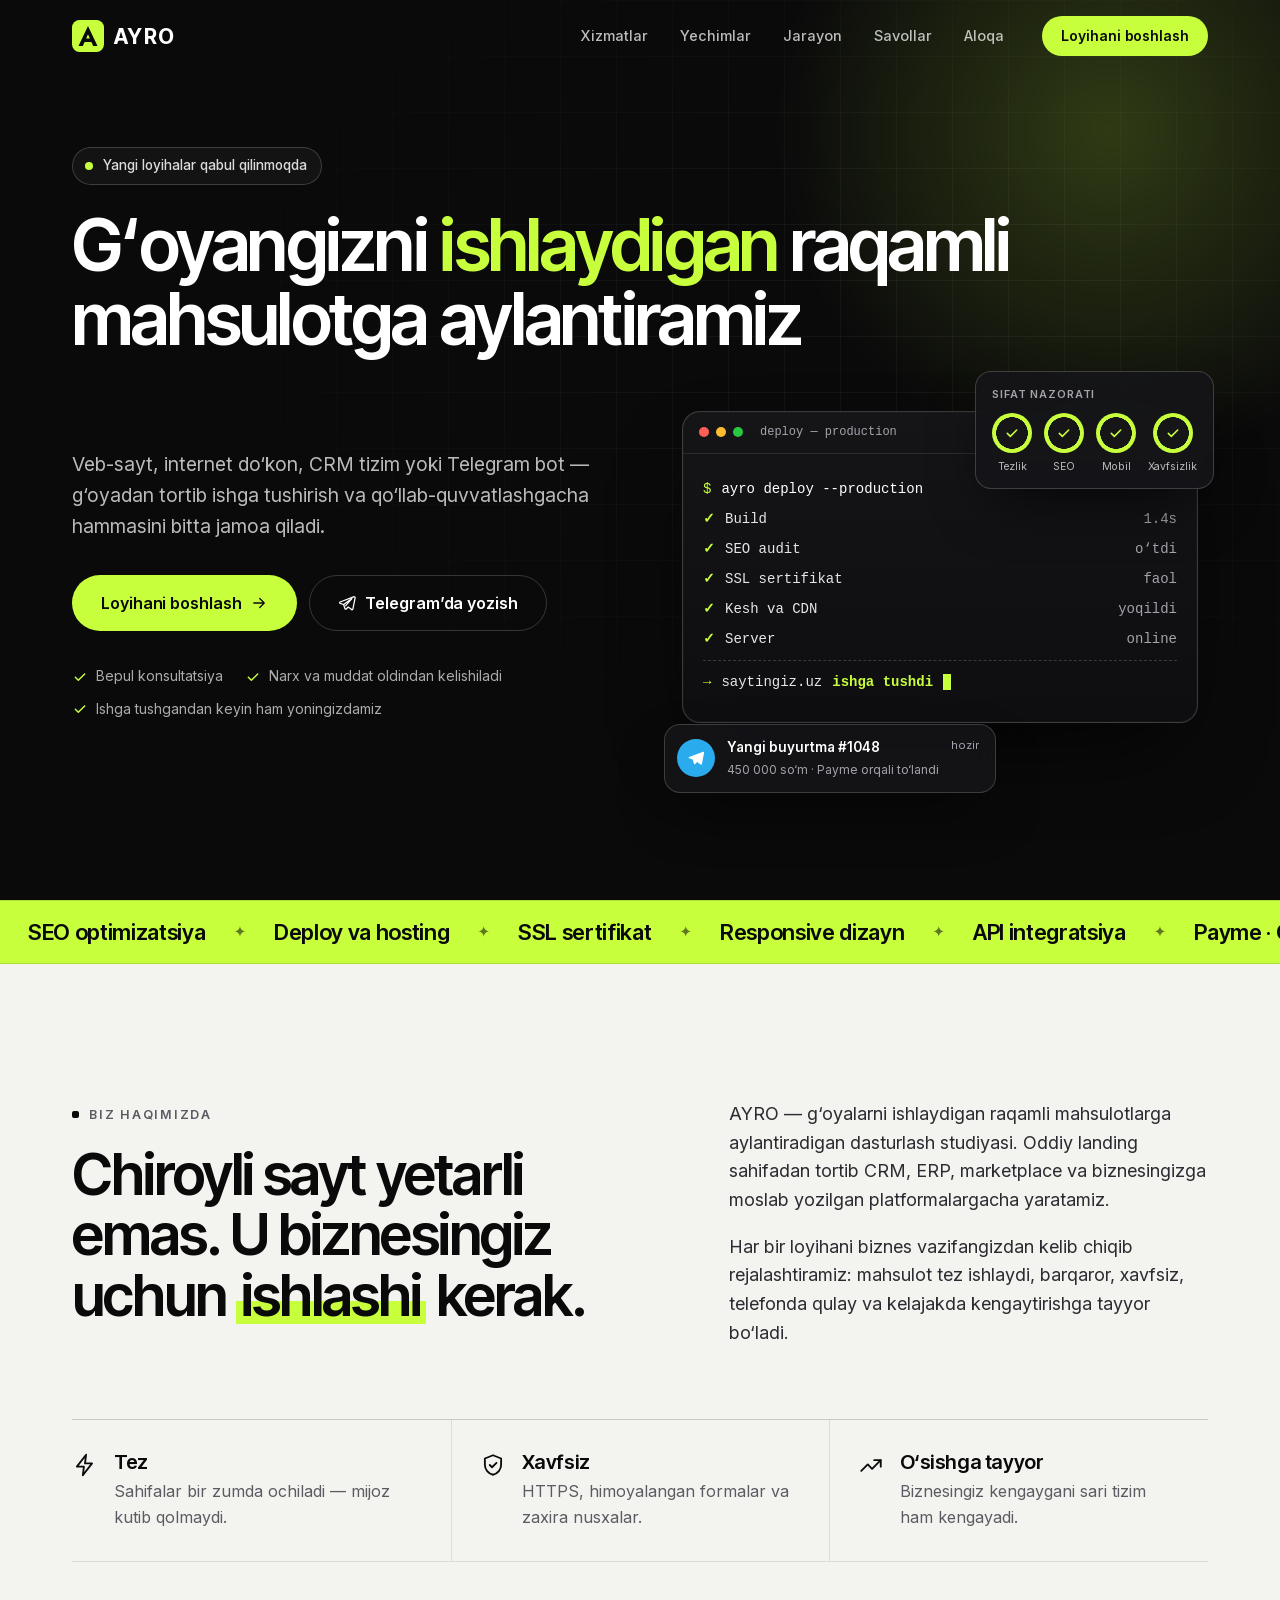
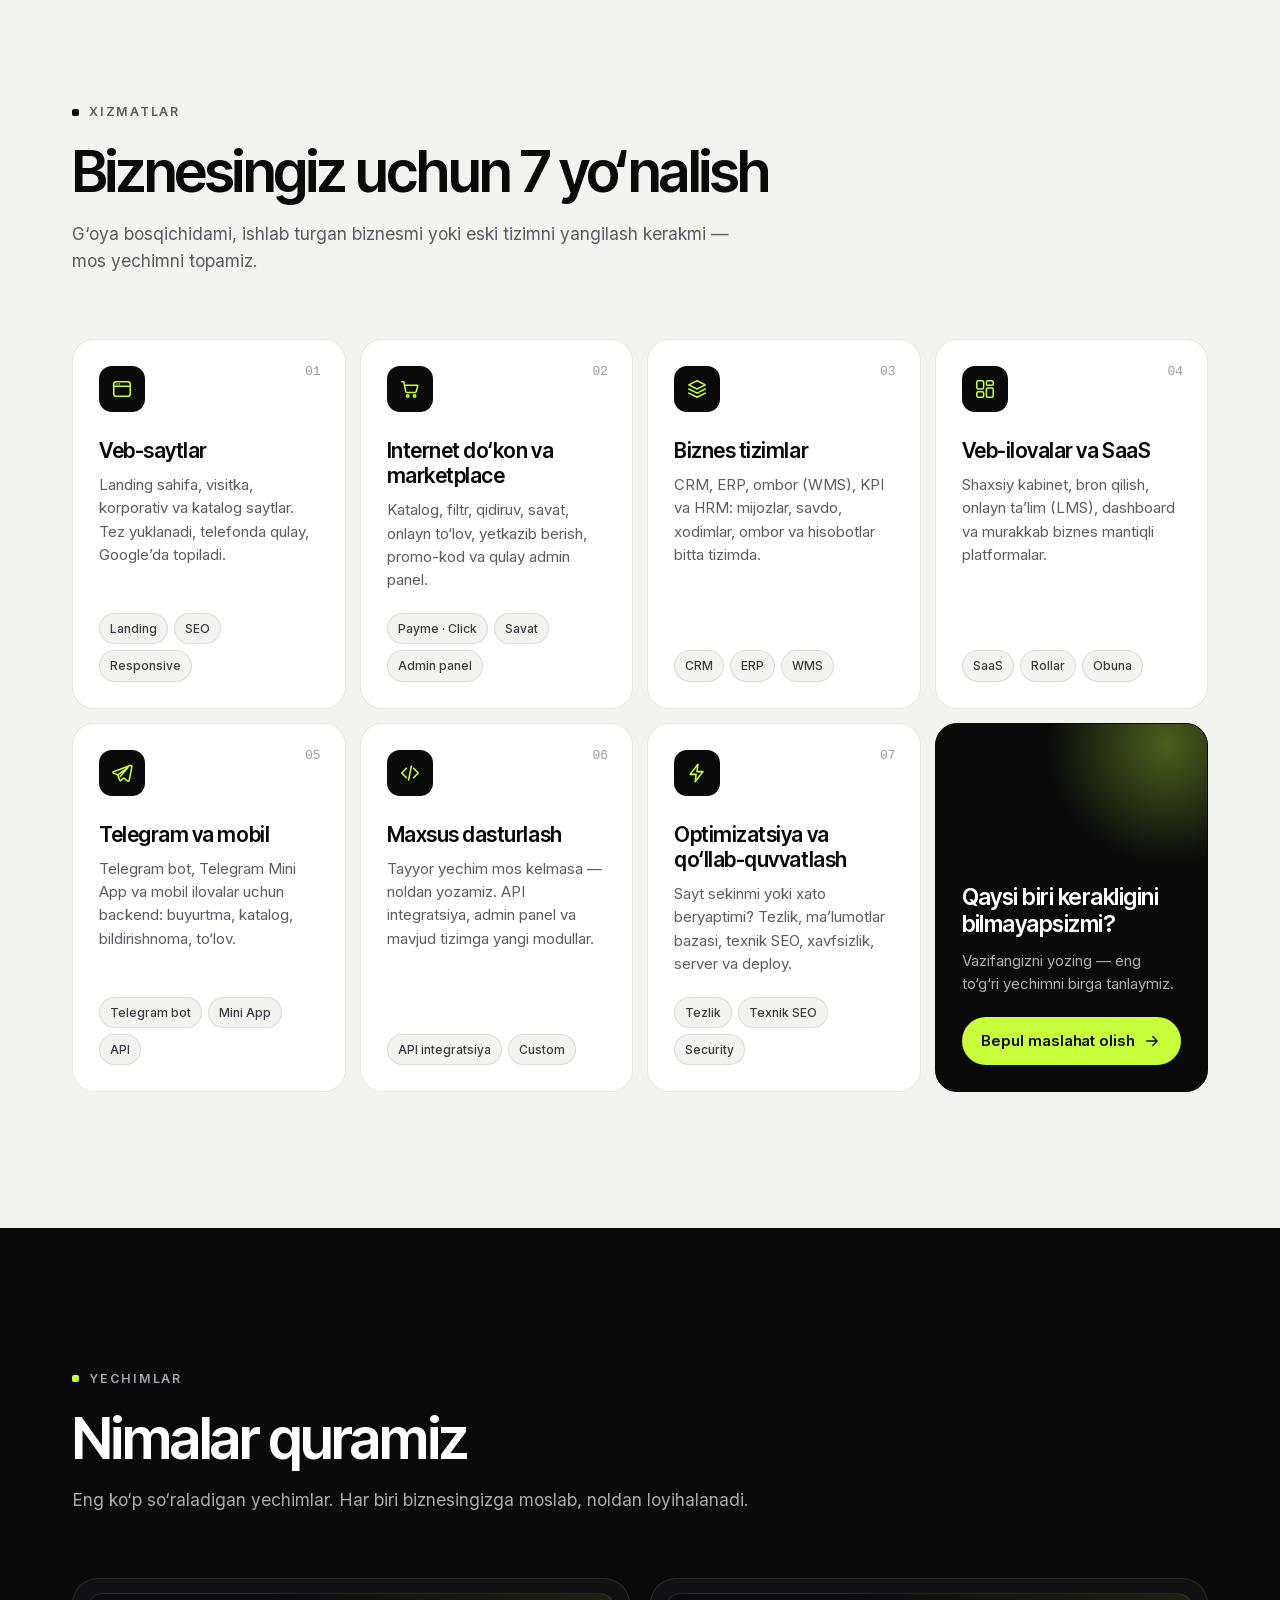
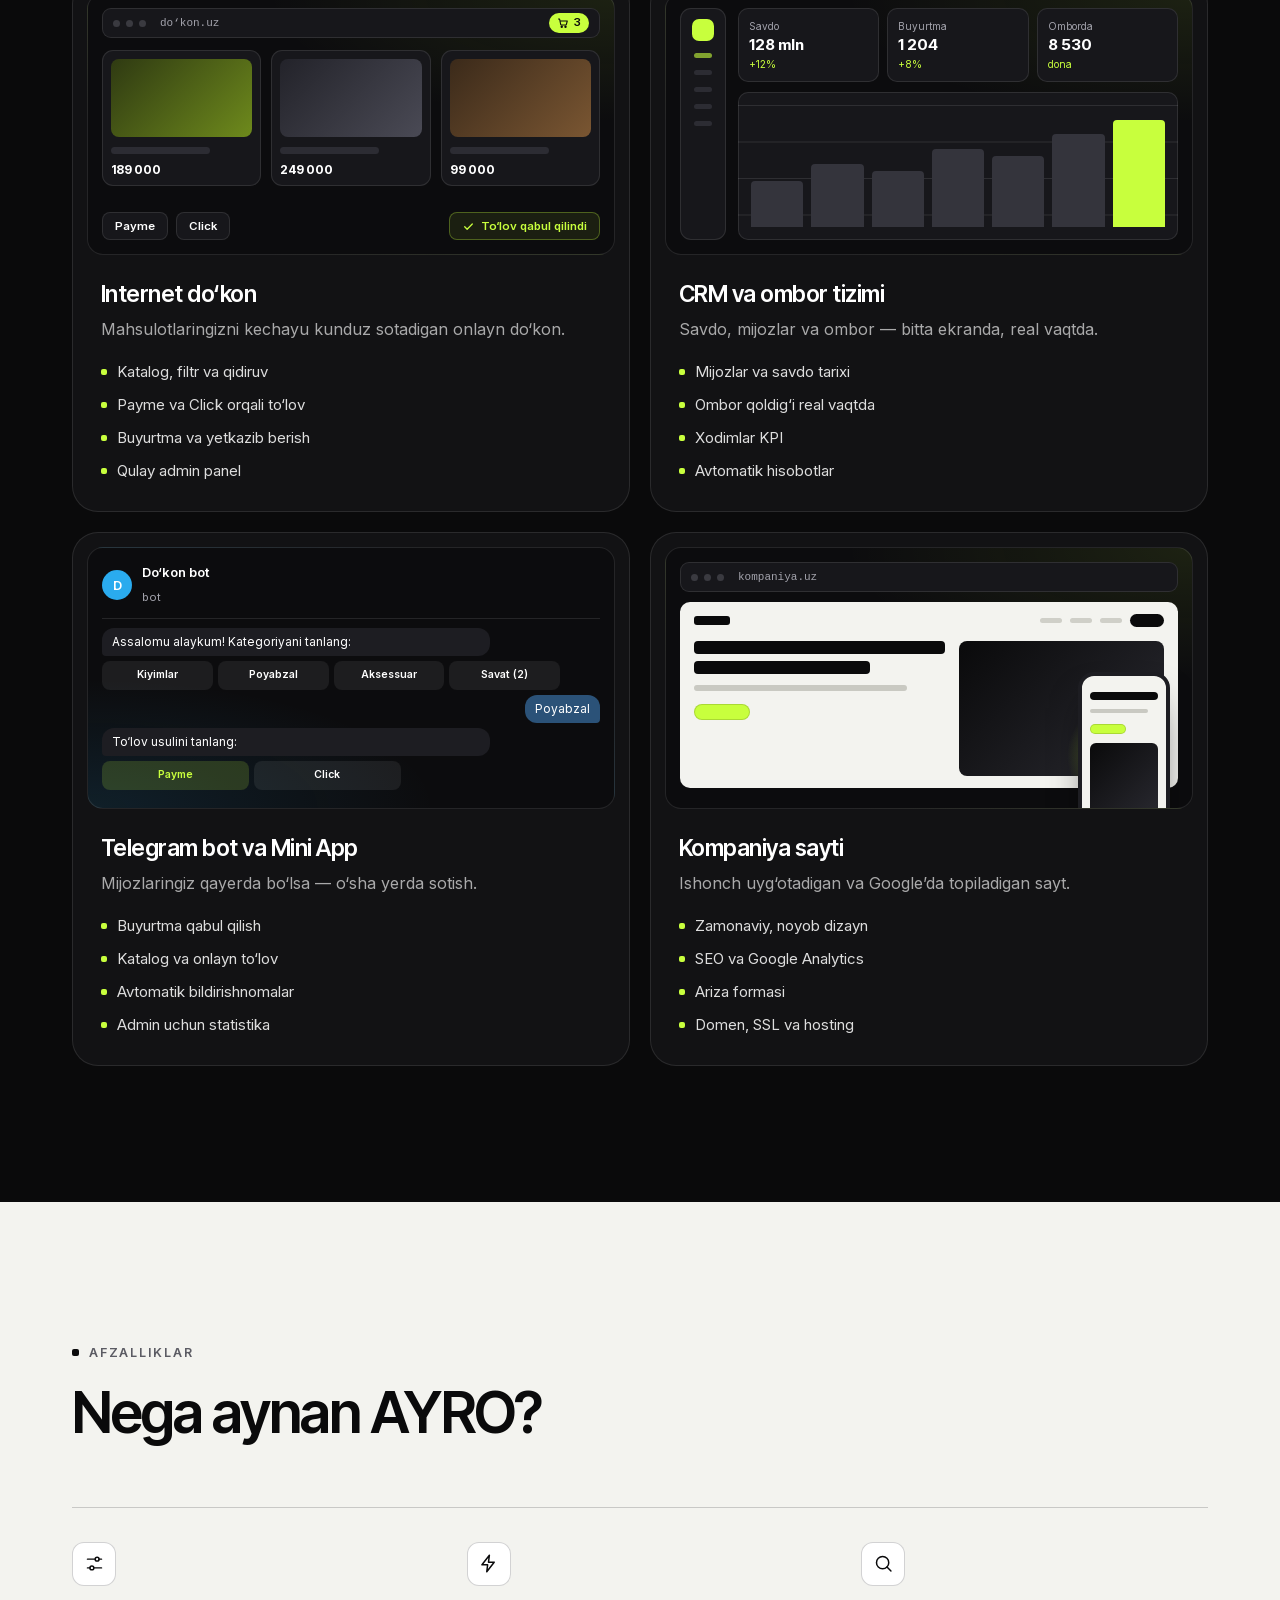
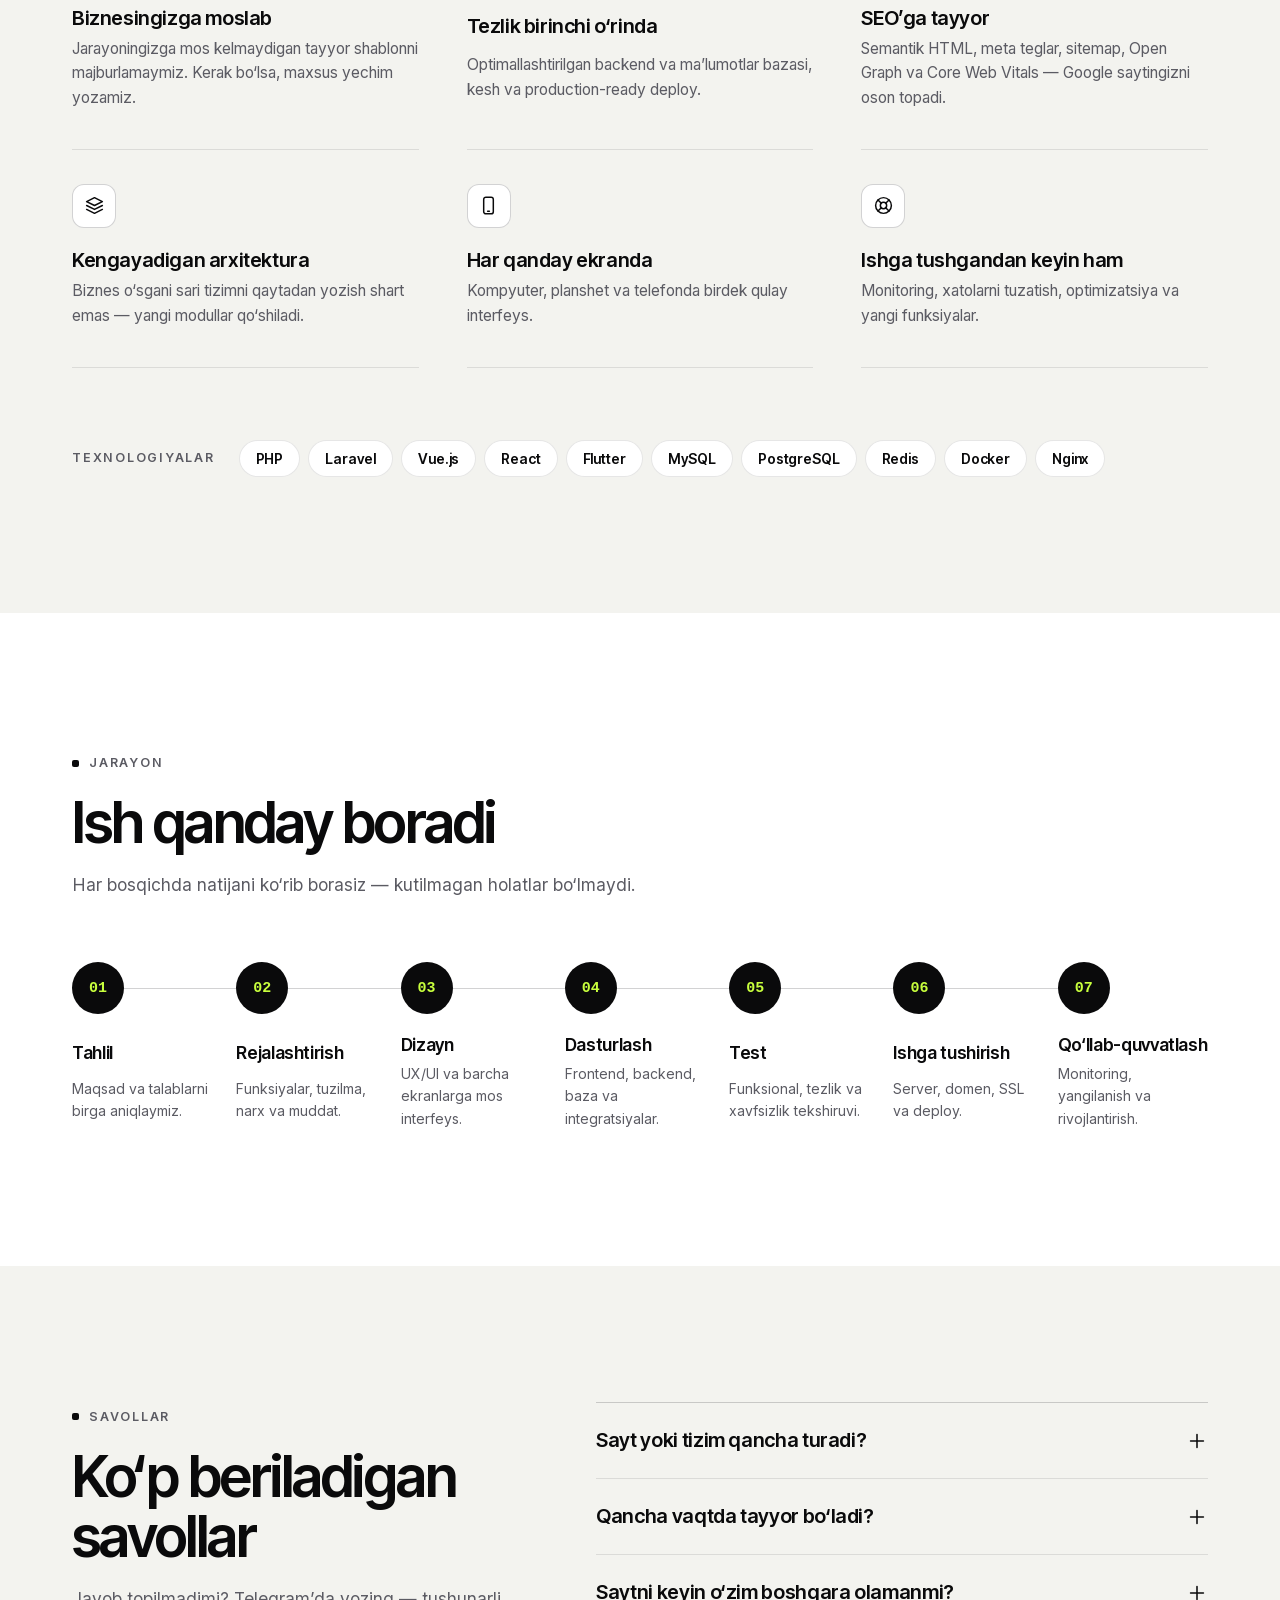
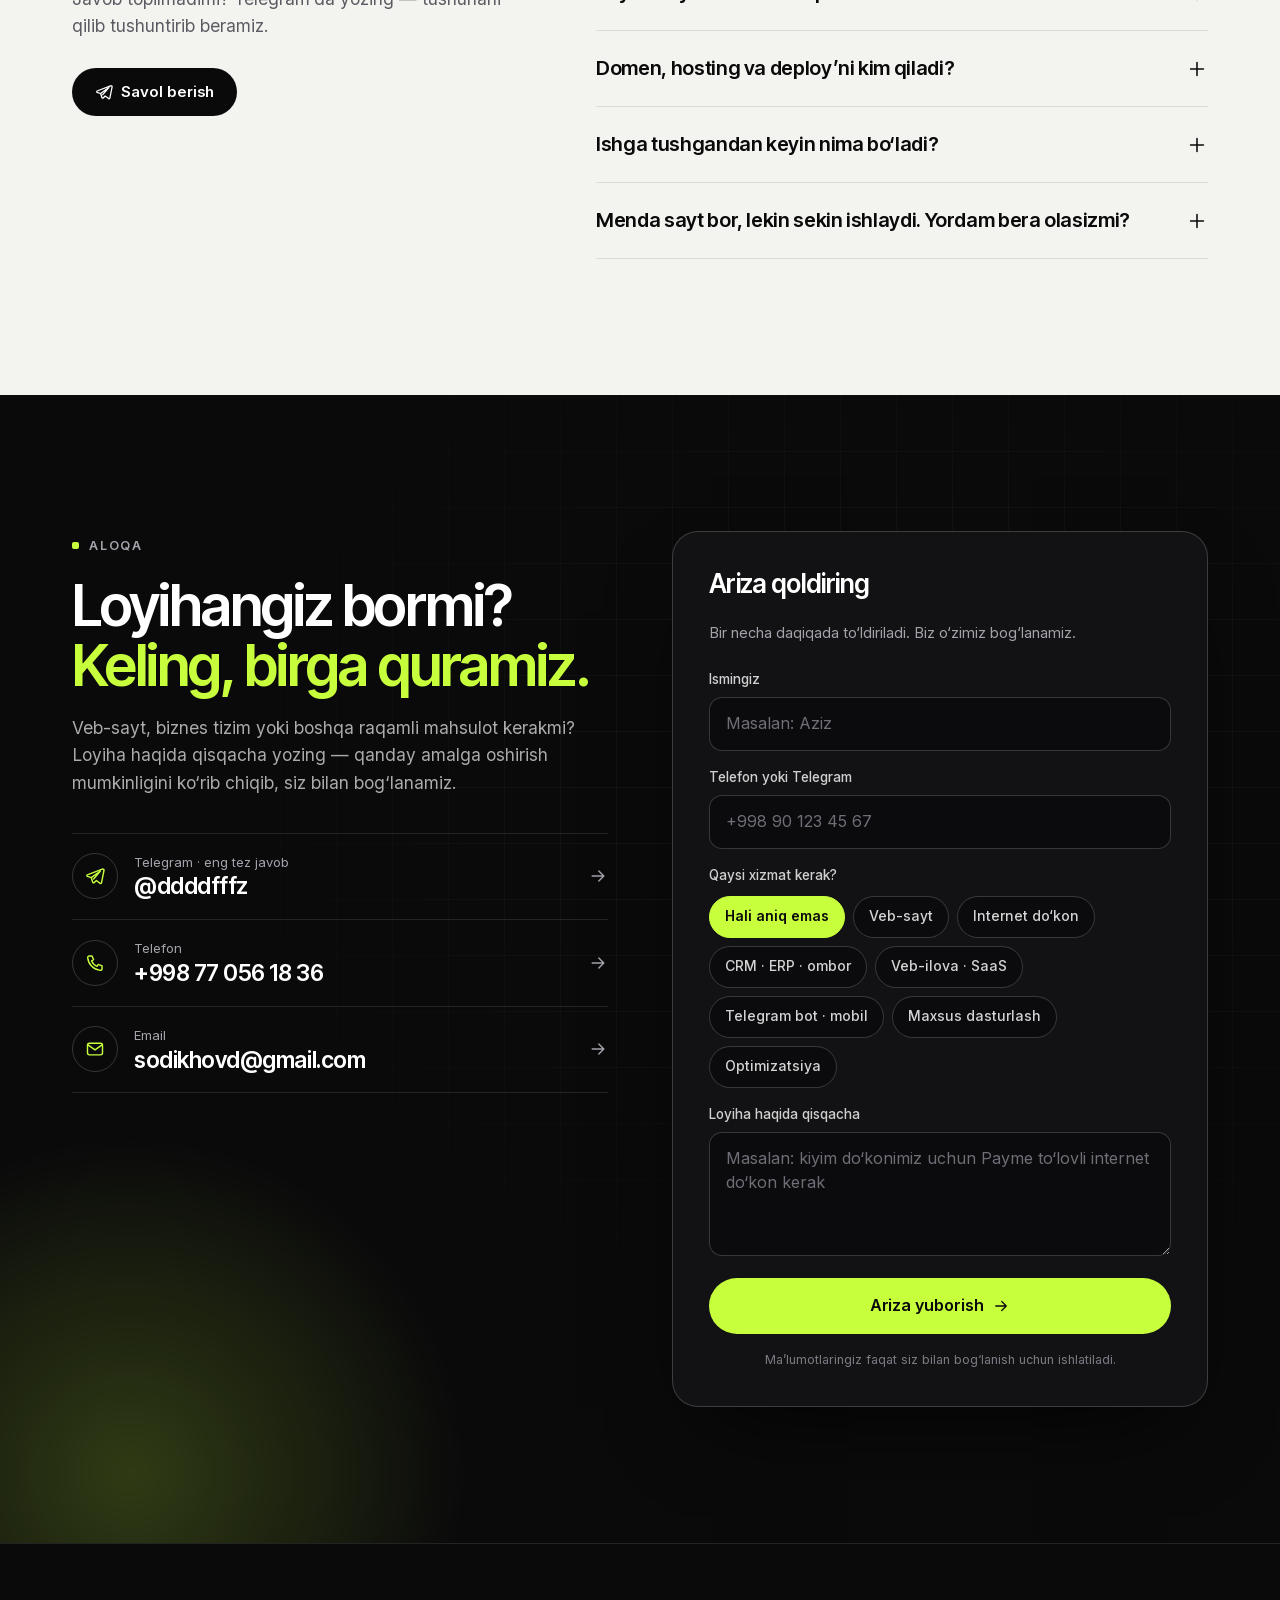
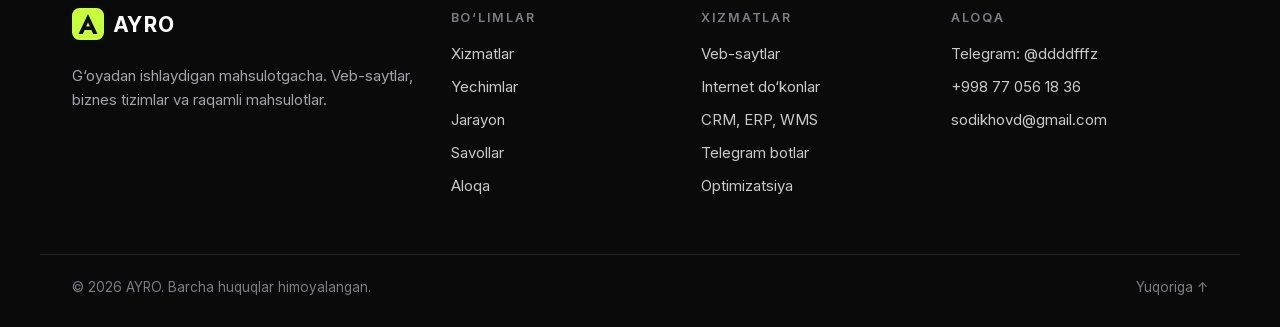
<file: index.html>
<!doctype html>
<html lang="uz">
<head>
<meta charset="utf-8">
<meta name="viewport" content="width=device-width, initial-scale=1, viewport-fit=cover">
<title>AYRO — veb-sayt, internet do‘kon, CRM va Telegram bot yaratish</title>
<meta name="description" content="AYRO — veb-sayt, internet do‘kon, CRM/ERP tizim, Telegram bot va veb-ilovalar yaratadigan dasturlash studiyasi. SEO optimizatsiya, tezkor yuklanish, xavfsiz deploy va doimiy qo‘llab-quvvatlash.">
<link rel="canonical" href="https://ayro.pages.dev/">
<meta name="theme-color" content="#0A0A0B">
<meta name="format-detection" content="telephone=no">
<meta property="og:type" content="website">
<meta property="og:site_name" content="AYRO">
<meta property="og:locale" content="uz_UZ">
<meta property="og:title" content="AYRO — g‘oyangizni ishlaydigan raqamli mahsulotga aylantiramiz">
<meta property="og:description" content="Veb-saytlar, internet do‘konlar, CRM/ERP tizimlar va Telegram botlar. SEO, tezkor yuklanish, xavfsiz deploy va qo‘llab-quvvatlash.">
<meta property="og:url" content="https://ayro.pages.dev/">
<meta property="og:image" content="https://ayro.pages.dev/og.png">
<meta property="og:image:width" content="1200">
<meta property="og:image:height" content="630">
<meta property="og:image:alt" content="AYRO — veb-saytlar, biznes tizimlar va raqamli mahsulotlar">
<meta name="twitter:card" content="summary_large_image">
<link rel="icon" href="favicon.svg" type="image/svg+xml">
<link rel="apple-touch-icon" href="apple-touch-icon.png">
<link rel="dns-prefetch" href="https://abacus.jasoncameron.dev">
<link rel="preload" href="fonts/inter-tight-latin.woff2" as="font" type="font/woff2" crossorigin>
<link rel="preload" href="fonts/inter-latin.woff2" as="font" type="font/woff2" crossorigin>
<link rel="stylesheet" href="styles.css?v=5">
<script src="main.js?v=5" defer></script>
<script type="application/ld+json">
{
  "@context": "https://schema.org",
  "@type": "ProfessionalService",
  "name": "AYRO",
  "slogan": "We turn ideas into digital products.",
  "description": "Veb-sayt, internet do‘kon, CRM/ERP tizim, Telegram bot va veb-ilovalar yaratadigan dasturlash studiyasi.",
  "url": "https://ayro.pages.dev/",
  "image": "https://ayro.pages.dev/og.png",
  "logo": "https://ayro.pages.dev/apple-touch-icon.png",
  "telephone": "+998770561836",
  "email": "sodikhovd@gmail.com",
  "areaServed": { "@type": "Country", "name": "Uzbekistan" },
  "sameAs": ["https://t.me/ddddfffz"],
  "knowsAbout": ["Web development", "E-commerce", "CRM", "ERP", "Telegram bot", "SEO", "Laravel", "Vue.js", "React"],
  "hasOfferCatalog": {
    "@type": "OfferCatalog",
    "name": "Xizmatlar",
    "itemListElement": [
      { "@type": "Offer", "itemOffered": { "@type": "Service", "name": "Veb-saytlar" } },
      { "@type": "Offer", "itemOffered": { "@type": "Service", "name": "Internet do‘kon va marketplace" } },
      { "@type": "Offer", "itemOffered": { "@type": "Service", "name": "CRM, ERP va ombor tizimlari" } },
      { "@type": "Offer", "itemOffered": { "@type": "Service", "name": "Veb-ilovalar va SaaS" } },
      { "@type": "Offer", "itemOffered": { "@type": "Service", "name": "Telegram bot va mobil ilovalar" } },
      { "@type": "Offer", "itemOffered": { "@type": "Service", "name": "Maxsus dasturlash va API integratsiya" } },
      { "@type": "Offer", "itemOffered": { "@type": "Service", "name": "Optimizatsiya va texnik qo‘llab-quvvatlash" } }
    ]
  }
}
</script>
<script type="application/ld+json">
{
  "@context": "https://schema.org",
  "@type": "FAQPage",
  "mainEntity": [
    { "@type": "Question", "name": "Sayt yoki tizim qancha turadi?", "acceptedAnswer": { "@type": "Answer", "text": "Narx loyiha hajmi va funksiyalarga bog‘liq. Qisqa suhbatdan so‘ng aniq narx va muddatni ish boshlanishidan oldin kelishib olamiz — keyin kutilmagan xarajat chiqmaydi." } },
    { "@type": "Question", "name": "Qancha vaqtda tayyor bo‘ladi?", "acceptedAnswer": { "@type": "Answer", "text": "Visitka sayt tez tayyor bo‘ladi, internet do‘kon yoki CRM esa ko‘proq vaqt oladi. Aniq muddatni rejalashtirish bosqichida belgilaymiz va har bosqichda natijani ko‘rsatib boramiz." } },
    { "@type": "Question", "name": "Saytni keyin o‘zim boshqara olamanmi?", "acceptedAnswer": { "@type": "Answer", "text": "Ha. Qulay admin panel orqali mahsulot, narx, matn va rasmlarni dasturchisiz o‘zingiz o‘zgartirasiz." } },
    { "@type": "Question", "name": "Domen, hosting va deploy’ni kim qiladi?", "acceptedAnswer": { "@type": "Answer", "text": "Biz. Server sozlash, domen ulash, SSL sertifikat va deploy’ni o‘zimiz bajaramiz — siz tayyor, ishlab turgan saytni olasiz." } },
    { "@type": "Question", "name": "Ishga tushgandan keyin nima bo‘ladi?", "acceptedAnswer": { "@type": "Answer", "text": "Qo‘llab-quvvatlashda davom etamiz: monitoring, xatolarni tuzatish, tezlikni oshirish va yangi funksiyalar qo‘shish." } },
    { "@type": "Question", "name": "Menda sayt bor, lekin sekin ishlaydi. Yordam bera olasizmi?", "acceptedAnswer": { "@type": "Answer", "text": "Ha. Yangi sayt shart emas: tezlik, ma’lumotlar bazasi, texnik SEO va xavfsizlikni tekshirib, mavjud tizimni optimallashtiramiz." } }
  ]
}
</script>
</head>
<body>
<svg width="0" height="0" style="position:absolute" aria-hidden="true" focusable="false">
  <defs>
    <symbol id="i-site" viewBox="0 0 24 24"><rect x="3" y="4" width="18" height="16" rx="2.5"/><path d="M3 9h18M6.5 6.5h.01M9 6.5h.01"/></symbol>
    <symbol id="i-cart" viewBox="0 0 24 24"><path d="M3 4h2.2l2.1 10.6a1.6 1.6 0 0 0 1.6 1.3h8.4a1.6 1.6 0 0 0 1.5-1.2L20.5 8H6.1"/><circle cx="9.5" cy="19.5" r="1.3"/><circle cx="17" cy="19.5" r="1.3"/></symbol>
    <symbol id="i-layers" viewBox="0 0 24 24"><path d="M12 3 3 7.5 12 12l9-4.5L12 3Z"/><path d="m3 12 9 4.5 9-4.5"/><path d="m3 16.5 9 4.5 9-4.5"/></symbol>
    <symbol id="i-app" viewBox="0 0 24 24"><rect x="3" y="3" width="7.5" height="9" rx="1.6"/><rect x="13.5" y="3" width="7.5" height="5" rx="1.6"/><rect x="13.5" y="11" width="7.5" height="10" rx="1.6"/><rect x="3" y="15" width="7.5" height="6" rx="1.6"/></symbol>
    <symbol id="i-send" viewBox="0 0 24 24"><path d="M21.5 3.5 2.8 10.7c-.8.3-.8 1.4 0 1.7l4.7 1.6 1.8 5.6c.2.7 1.1.9 1.6.4l2.7-2.6 4.6 3.4c.6.4 1.4.1 1.6-.6l3-15.1c.2-.9-.6-1.6-1.3-1.2Z"/><path d="m7.5 14 11-8-8.2 9.6"/></symbol>
    <symbol id="i-code" viewBox="0 0 24 24"><path d="m8 7-5 5 5 5M16 7l5 5-5 5M13.5 4.5l-3 15"/></symbol>
    <symbol id="i-zap" viewBox="0 0 24 24"><path d="M13 2.5 4.5 13.5h6.5l-1 8 8.5-11h-6.5l1-8Z"/></symbol>
    <symbol id="i-sliders" viewBox="0 0 24 24"><path d="M4 7h9M17 7h3M4 17h3M11 17h9"/><circle cx="15" cy="7" r="2.2"/><circle cx="9" cy="17" r="2.2"/></symbol>
    <symbol id="i-search" viewBox="0 0 24 24"><circle cx="11" cy="11" r="7"/><path d="m20.5 20.5-4.5-4.5"/></symbol>
    <symbol id="i-grow" viewBox="0 0 24 24"><path d="M3 17.5 9 11.5l4 4 8-8"/><path d="M15 7.5h6v6"/></symbol>
    <symbol id="i-phone-d" viewBox="0 0 24 24"><rect x="6.5" y="2.5" width="11" height="19" rx="2.5"/><path d="M11 18.5h2"/></symbol>
    <symbol id="i-support" viewBox="0 0 24 24"><circle cx="12" cy="12" r="9"/><circle cx="12" cy="12" r="3.6"/><path d="m5.7 5.7 3.8 3.8M14.5 14.5l3.8 3.8M18.3 5.7l-3.8 3.8M9.5 14.5l-3.8 3.8"/></symbol>
    <symbol id="i-shield" viewBox="0 0 24 24"><path d="M12 3 4.5 6v5.8c0 4.4 3.1 8.2 7.5 9.2 4.4-1 7.5-4.8 7.5-9.2V6L12 3Z"/><path d="m9 12 2.1 2.1L15.2 10"/></symbol>
    <symbol id="i-arrow" viewBox="0 0 24 24"><path d="M5 12h14M13 6l6 6-6 6"/></symbol>
    <symbol id="i-call" viewBox="0 0 24 24"><path d="M5.2 3.5h3.3l1.8 4.6-2.3 1.4a11.5 11.5 0 0 0 6.5 6.5l1.4-2.3 4.6 1.8v3.3a2 2 0 0 1-2.1 2A16.9 16.9 0 0 1 3.2 5.6a2 2 0 0 1 2-2.1Z"/></symbol>
    <symbol id="i-mail" viewBox="0 0 24 24"><rect x="3" y="5" width="18" height="14" rx="2.4"/><path d="m3.5 7 8.5 6 8.5-6"/></symbol>
    <symbol id="i-check" viewBox="0 0 24 24"><path d="m5 12.5 4.5 4.5L19 7.5"/></symbol>
    <symbol id="i-plus" viewBox="0 0 24 24"><path d="M12 5v14M5 12h14"/></symbol>
  </defs>
</svg>

<a class="skip" href="#asosiy">Asosiy qismga o‘tish</a>

<header class="header" id="header">
  <div class="wrap header-in">
    <a class="logo" href="#top" aria-label="AYRO — bosh sahifa">
      <svg class="logo-mark" viewBox="0 0 64 64" aria-hidden="true"><rect width="64" height="64" rx="15" fill="#C8FF3D"/><path fill="#0A0A0B" fill-rule="evenodd" d="M32 12 51 52h-8.6l-3.5-8H25.1l-3.5 8H13L32 12Zm0 16.5L28.3 37h7.4L32 28.5Z"/></svg>
      <span>AYRO</span>
    </a>
    <nav class="nav" aria-label="Asosiy menyu">
      <a href="#xizmatlar">Xizmatlar</a>
      <a href="#yechimlar">Yechimlar</a>
      <a href="#jarayon">Jarayon</a>
      <a href="#savollar">Savollar</a>
      <a href="#aloqa">Aloqa</a>
    </nav>
    <a class="btn btn-accent btn-sm header-cta" href="#aloqa">Loyihani boshlash</a>
    <button class="nav-toggle" type="button" aria-expanded="false" aria-controls="mnav" aria-label="Menyuni ochish"><span></span><span></span></button>
  </div>
  <nav class="mnav" id="mnav" aria-label="Mobil menyu">
    <a href="#xizmatlar">Xizmatlar</a>
    <a href="#yechimlar">Yechimlar</a>
    <a href="#jarayon">Jarayon</a>
    <a href="#savollar">Savollar</a>
    <a href="#aloqa">Aloqa</a>
    <a class="btn btn-accent" href="https://t.me/ddddfffz" target="_blank" rel="noopener" data-track="telegram"><svg class="ic"><use href="#i-send"/></svg>Telegram’da yozish</a>
  </nav>
</header>

<main id="asosiy">

<section class="hero dark" id="top">
  <div class="hero-bg" aria-hidden="true"></div>
  <div class="wrap hero-grid">
    <div class="hero-top">
      <p class="status"><span class="pulse" aria-hidden="true"></span>Yangi loyihalar qabul qilinmoqda</p>
      <h1>G‘oyangizni <span class="hl">ishlaydigan</span> raqamli mahsulotga aylantiramiz</h1>
    </div>
    <div class="hero-copy">
      <p class="lead">Veb-sayt, internet do‘kon, CRM tizim yoki Telegram bot — g‘oyadan tortib ishga tushirish va qo‘llab-quvvatlashgacha hammasini bitta jamoa qiladi.</p>
      <div class="cta-row">
        <a class="btn btn-accent btn-lg" href="#aloqa">Loyihani boshlash<svg class="ic"><use href="#i-arrow"/></svg></a>
        <a class="btn btn-ghost btn-lg" href="https://t.me/ddddfffz" target="_blank" rel="noopener" data-track="telegram"><svg class="ic"><use href="#i-send"/></svg>Telegram’da yozish</a>
      </div>
      <ul class="trust">
        <li><svg class="ic"><use href="#i-check"/></svg>Bepul konsultatsiya</li>
        <li><svg class="ic"><use href="#i-check"/></svg>Narx va muddat oldindan kelishiladi</li>
        <li><svg class="ic"><use href="#i-check"/></svg>Ishga tushgandan keyin ham yoningizdamiz</li>
      </ul>
    </div>

    <div class="hero-visual" aria-hidden="true">
      <div class="term">
        <div class="term-bar"><i></i><i></i><i></i><span>deploy — production</span></div>
        <div class="term-body">
          <p class="t-cmd" style="--d:0"><span class="t-pr">$</span> ayro deploy --production</p>
          <p style="--d:1"><span class="t-ok">✓</span> Build<span class="t-dim">1.4s</span></p>
          <p style="--d:2"><span class="t-ok">✓</span> SEO audit<span class="t-dim">o‘tdi</span></p>
          <p style="--d:3"><span class="t-ok">✓</span> SSL sertifikat<span class="t-dim">faol</span></p>
          <p style="--d:4"><span class="t-ok">✓</span> Kesh va CDN<span class="t-dim">yoqildi</span></p>
          <p style="--d:5"><span class="t-ok">✓</span> Server<span class="t-dim">online</span></p>
          <p class="t-live" style="--d:6"><span class="t-arrow">→</span> saytingiz.uz <b>ishga tushdi</b><span class="caret"></span></p>
        </div>
      </div>
      <div class="float float-a">
        <p class="float-t">Sifat nazorati</p>
        <div class="rings">
          <div class="ring"><span><svg class="ic"><use href="#i-check"/></svg></span><em>Tezlik</em></div>
          <div class="ring"><span><svg class="ic"><use href="#i-check"/></svg></span><em>SEO</em></div>
          <div class="ring"><span><svg class="ic"><use href="#i-check"/></svg></span><em>Mobil</em></div>
          <div class="ring"><span><svg class="ic"><use href="#i-check"/></svg></span><em>Xavfsizlik</em></div>
        </div>
      </div>
      <div class="float float-b">
        <span class="tg"><svg class="ic"><use href="#i-send"/></svg></span>
        <div>
          <p class="n-t">Yangi buyurtma #1048</p>
          <p class="n-s">450 000 so‘m · Payme orqali to‘landi</p>
        </div>
        <span class="n-time">hozir</span>
      </div>
    </div>
  </div>
</section>

<div class="marquee" aria-label="Asosiy yo‘nalishlar">
  <div class="marquee-track">
    <ul>
      <li>SEO optimizatsiya</li><li>Deploy va hosting</li><li>SSL sertifikat</li><li>Responsive dizayn</li><li>API integratsiya</li><li>Payme · Click</li><li>Telegram Mini App</li><li>CRM · ERP</li><li>Core Web Vitals</li><li>Server monitoring</li><li>Redis kesh</li><li>CI/CD</li><li>Backup</li>
    </ul>
    <ul aria-hidden="true">
      <li>SEO optimizatsiya</li><li>Deploy va hosting</li><li>SSL sertifikat</li><li>Responsive dizayn</li><li>API integratsiya</li><li>Payme · Click</li><li>Telegram Mini App</li><li>CRM · ERP</li><li>Core Web Vitals</li><li>Server monitoring</li><li>Redis kesh</li><li>CI/CD</li><li>Backup</li>
    </ul>
  </div>
</div>

<section class="section about" id="haqida">
  <div class="wrap">
    <div class="about-grid">
      <div>
        <p class="eyebrow reveal">Biz haqimizda</p>
        <h2 class="h2 reveal">Chiroyli sayt yetarli emas. U biznesingiz uchun <span class="mark">ishlashi</span> kerak.</h2>
      </div>
      <div class="about-text">
        <p class="reveal">AYRO — g‘oyalarni ishlaydigan raqamli mahsulotlarga aylantiradigan dasturlash studiyasi. Oddiy landing sahifadan tortib CRM, ERP, marketplace va biznesingizga moslab yozilgan platformalargacha yaratamiz.</p>
        <p class="reveal">Har bir loyihani biznes vazifangizdan kelib chiqib rejalashtiramiz: mahsulot tez ishlaydi, barqaror, xavfsiz, telefonda qulay va kelajakda kengaytirishga tayyor bo‘ladi.</p>
      </div>
    </div>
    <ul class="pillars">
      <li class="reveal"><svg class="ic"><use href="#i-zap"/></svg><h3>Tez</h3><p>Sahifalar bir zumda ochiladi — mijoz kutib qolmaydi.</p></li>
      <li class="reveal"><svg class="ic"><use href="#i-shield"/></svg><h3>Xavfsiz</h3><p>HTTPS, himoyalangan formalar va zaxira nusxalar.</p></li>
      <li class="reveal"><svg class="ic"><use href="#i-grow"/></svg><h3>O‘sishga tayyor</h3><p>Biznesingiz kengaygani sari tizim ham kengayadi.</p></li>
    </ul>
  </div>
</section>

<section class="section services" id="xizmatlar">
  <div class="wrap">
    <div class="head">
      <p class="eyebrow reveal">Xizmatlar</p>
      <h2 class="h2 reveal">Biznesingiz uchun 7 yo‘nalish</h2>
      <p class="sub reveal">G‘oya bosqichidami, ishlab turgan biznesmi yoki eski tizimni yangilash kerakmi — mos yechimni topamiz.</p>
    </div>
    <ul class="svc-grid">
      <li class="svc reveal">
        <span class="svc-no">01</span>
        <span class="svc-ic"><svg class="ic"><use href="#i-site"/></svg></span>
        <h3>Veb-saytlar</h3>
        <p>Landing sahifa, visitka, korporativ va katalog saytlar. Tez yuklanadi, telefonda qulay, Google’da topiladi.</p>
        <ul class="tags"><li>Landing</li><li>SEO</li><li>Responsive</li></ul>
      </li>
      <li class="svc reveal">
        <span class="svc-no">02</span>
        <span class="svc-ic"><svg class="ic"><use href="#i-cart"/></svg></span>
        <h3>Internet do‘kon va marketplace</h3>
        <p>Katalog, filtr, qidiruv, savat, onlayn to‘lov, yetkazib berish, promo-kod va qulay admin panel.</p>
        <ul class="tags"><li>Payme · Click</li><li>Savat</li><li>Admin panel</li></ul>
      </li>
      <li class="svc reveal">
        <span class="svc-no">03</span>
        <span class="svc-ic"><svg class="ic"><use href="#i-layers"/></svg></span>
        <h3>Biznes tizimlar</h3>
        <p>CRM, ERP, ombor (WMS), KPI va HRM: mijozlar, savdo, xodimlar, ombor va hisobotlar bitta tizimda.</p>
        <ul class="tags"><li>CRM</li><li>ERP</li><li>WMS</li></ul>
      </li>
      <li class="svc reveal">
        <span class="svc-no">04</span>
        <span class="svc-ic"><svg class="ic"><use href="#i-app"/></svg></span>
        <h3>Veb-ilovalar va SaaS</h3>
        <p>Shaxsiy kabinet, bron qilish, onlayn ta’lim (LMS), dashboard va murakkab biznes mantiqli platformalar.</p>
        <ul class="tags"><li>SaaS</li><li>Rollar</li><li>Obuna</li></ul>
      </li>
      <li class="svc reveal">
        <span class="svc-no">05</span>
        <span class="svc-ic"><svg class="ic"><use href="#i-send"/></svg></span>
        <h3>Telegram va mobil</h3>
        <p>Telegram bot, Telegram Mini App va mobil ilovalar uchun backend: buyurtma, katalog, bildirishnoma, to‘lov.</p>
        <ul class="tags"><li>Telegram bot</li><li>Mini App</li><li>API</li></ul>
      </li>
      <li class="svc reveal">
        <span class="svc-no">06</span>
        <span class="svc-ic"><svg class="ic"><use href="#i-code"/></svg></span>
        <h3>Maxsus dasturlash</h3>
        <p>Tayyor yechim mos kelmasa — noldan yozamiz. API integratsiya, admin panel va mavjud tizimga yangi modullar.</p>
        <ul class="tags"><li>API integratsiya</li><li>Custom</li></ul>
      </li>
      <li class="svc reveal">
        <span class="svc-no">07</span>
        <span class="svc-ic"><svg class="ic"><use href="#i-zap"/></svg></span>
        <h3>Optimizatsiya va qo‘llab-quvvatlash</h3>
        <p>Sayt sekinmi yoki xato beryaptimi? Tezlik, ma’lumotlar bazasi, texnik SEO, xavfsizlik, server va deploy.</p>
        <ul class="tags"><li>Tezlik</li><li>Texnik SEO</li><li>Security</li></ul>
      </li>
      <li class="svc svc-cta reveal">
        <h3>Qaysi biri kerakligini bilmayapsizmi?</h3>
        <p>Vazifangizni yozing — eng to‘g‘ri yechimni birga tanlaymiz.</p>
        <a class="btn btn-accent" href="#aloqa">Bepul maslahat olish<svg class="ic"><use href="#i-arrow"/></svg></a>
      </li>
    </ul>
  </div>
</section>

<section class="section solutions dark" id="yechimlar">
  <div class="wrap">
    <div class="head">
      <p class="eyebrow reveal">Yechimlar</p>
      <h2 class="h2 reveal">Nimalar quramiz</h2>
      <p class="sub reveal">Eng ko‘p so‘raladigan yechimlar. Har biri biznesingizga moslab, noldan loyihalanadi.</p>
    </div>
    <div class="sol-grid">
      <article class="sol reveal">
        <div class="mk mk-shop" aria-hidden="true">
          <div class="mk-bar"><i></i><i></i><i></i><span>do‘kon.uz</span><b class="mk-cart"><svg class="ic"><use href="#i-cart"/></svg>3</b></div>
          <div class="mk-products">
            <div class="mk-p"><div class="mk-img a"></div><div class="mk-l"></div><div class="mk-price">189 000</div></div>
            <div class="mk-p"><div class="mk-img b"></div><div class="mk-l"></div><div class="mk-price">249 000</div></div>
            <div class="mk-p"><div class="mk-img c"></div><div class="mk-l"></div><div class="mk-price">99 000</div></div>
          </div>
          <div class="mk-pay"><span>Payme</span><span>Click</span><span class="ok"><svg class="ic"><use href="#i-check"/></svg>To‘lov qabul qilindi</span></div>
        </div>
        <h3>Internet do‘kon</h3>
        <p>Mahsulotlaringizni kechayu kunduz sotadigan onlayn do‘kon.</p>
        <ul class="ticks"><li>Katalog, filtr va qidiruv</li><li>Payme va Click orqali to‘lov</li><li>Buyurtma va yetkazib berish</li><li>Qulay admin panel</li></ul>
      </article>
      <article class="sol reveal">
        <div class="mk mk-crm" aria-hidden="true">
          <div class="mk-side"><b></b><i class="on"></i><i></i><i></i><i></i><i></i></div>
          <div class="mk-main">
            <div class="mk-kpis">
              <div><span>Savdo</span><b>128 mln</b><em>+12%</em></div>
              <div><span>Buyurtma</span><b>1 204</b><em>+8%</em></div>
              <div><span>Omborda</span><b>8 530</b><em>dona</em></div>
            </div>
            <div class="mk-chart"><i style="--h:38%"></i><i style="--h:52%"></i><i style="--h:46%"></i><i style="--h:64%"></i><i style="--h:58%"></i><i style="--h:76%"></i><i style="--h:88%"></i></div>
          </div>
        </div>
        <h3>CRM va ombor tizimi</h3>
        <p>Savdo, mijozlar va ombor — bitta ekranda, real vaqtda.</p>
        <ul class="ticks"><li>Mijozlar va savdo tarixi</li><li>Ombor qoldig‘i real vaqtda</li><li>Xodimlar KPI</li><li>Avtomatik hisobotlar</li></ul>
      </article>
      <article class="sol reveal">
        <div class="mk mk-tg" aria-hidden="true">
          <div class="mk-tg-head"><span class="av">D</span><div><b>Do‘kon bot</b><em>bot</em></div></div>
          <div class="mk-chat">
            <p class="bub in">Assalomu alaykum! Kategoriyani tanlang:</p>
            <div class="kb"><span>Kiyimlar</span><span>Poyabzal</span><span>Aksessuar</span><span>Savat (2)</span></div>
            <p class="bub out">Poyabzal</p>
            <p class="bub in">To‘lov usulini tanlang:</p>
            <div class="kb two"><span>Payme</span><span>Click</span></div>
          </div>
        </div>
        <h3>Telegram bot va Mini App</h3>
        <p>Mijozlaringiz qayerda bo‘lsa — o‘sha yerda sotish.</p>
        <ul class="ticks"><li>Buyurtma qabul qilish</li><li>Katalog va onlayn to‘lov</li><li>Avtomatik bildirishnomalar</li><li>Admin uchun statistika</li></ul>
      </article>
      <article class="sol reveal">
        <div class="mk mk-land" aria-hidden="true">
          <div class="mk-bar"><i></i><i></i><i></i><span>kompaniya.uz</span></div>
          <div class="mk-page">
            <div class="mk-nav"><b></b><i></i><i></i><i></i><s></s></div>
            <div class="mk-hero"><div class="mk-h1"></div><div class="mk-h1 short"></div><div class="mk-txt"></div><div class="mk-btn"></div></div>
            <div class="mk-img-big"></div>
          </div>
          <div class="mk-phone"><div class="mk-h1"></div><div class="mk-txt"></div><div class="mk-btn"></div><div class="mk-img-sm"></div></div>
        </div>
        <h3>Kompaniya sayti</h3>
        <p>Ishonch uyg‘otadigan va Google’da topiladigan sayt.</p>
        <ul class="ticks"><li>Zamonaviy, noyob dizayn</li><li>SEO va Google Analytics</li><li>Ariza formasi</li><li>Domen, SSL va hosting</li></ul>
      </article>
    </div>
  </div>
</section>

<section class="section projects" id="loyihalar" hidden>
  <div class="wrap">
    <div class="head">
      <p class="eyebrow">Loyihalar</p>
      <h2 class="h2">Tanlangan loyihalar</h2>
    </div>
    <div class="proj-list" id="proj-list"></div>
  </div>
</section>

<section class="section why" id="afzalliklar">
  <div class="wrap">
    <div class="head">
      <p class="eyebrow reveal">Afzalliklar</p>
      <h2 class="h2 reveal">Nega aynan AYRO?</h2>
    </div>
    <ul class="why-grid">
      <li class="reveal"><span class="why-ic"><svg class="ic"><use href="#i-sliders"/></svg></span><h3>Biznesingizga moslab</h3><p>Jarayoningizga mos kelmaydigan tayyor shablonni majburlamaymiz. Kerak bo‘lsa, maxsus yechim yozamiz.</p></li>
      <li class="reveal"><span class="why-ic"><svg class="ic"><use href="#i-zap"/></svg></span><h3>Tezlik birinchi o‘rinda</h3><p>Optimallashtirilgan backend va ma’lumotlar bazasi, kesh va production-ready deploy.</p></li>
      <li class="reveal"><span class="why-ic"><svg class="ic"><use href="#i-search"/></svg></span><h3>SEO’ga tayyor</h3><p>Semantik HTML, meta teglar, sitemap, Open Graph va Core Web Vitals — Google saytingizni oson topadi.</p></li>
      <li class="reveal"><span class="why-ic"><svg class="ic"><use href="#i-layers"/></svg></span><h3>Kengayadigan arxitektura</h3><p>Biznes o‘sgani sari tizimni qaytadan yozish shart emas — yangi modullar qo‘shiladi.</p></li>
      <li class="reveal"><span class="why-ic"><svg class="ic"><use href="#i-phone-d"/></svg></span><h3>Har qanday ekranda</h3><p>Kompyuter, planshet va telefonda birdek qulay interfeys.</p></li>
      <li class="reveal"><span class="why-ic"><svg class="ic"><use href="#i-support"/></svg></span><h3>Ishga tushgandan keyin ham</h3><p>Monitoring, xatolarni tuzatish, optimizatsiya va yangi funksiyalar.</p></li>
    </ul>
    <div class="tech reveal">
      <p class="tech-t">Texnologiyalar</p>
      <ul><li>PHP</li><li>Laravel</li><li>Vue.js</li><li>React</li><li>Flutter</li><li>MySQL</li><li>PostgreSQL</li><li>Redis</li><li>Docker</li><li>Nginx</li></ul>
    </div>
  </div>
</section>

<section class="section process" id="jarayon">
  <div class="wrap">
    <div class="head">
      <p class="eyebrow reveal">Jarayon</p>
      <h2 class="h2 reveal">Ish qanday boradi</h2>
      <p class="sub reveal">Har bosqichda natijani ko‘rib borasiz — kutilmagan holatlar bo‘lmaydi.</p>
    </div>
    <ol class="steps">
      <li class="reveal"><span>01</span><h3>Tahlil</h3><p>Maqsad va talablarni birga aniqlaymiz.</p></li>
      <li class="reveal"><span>02</span><h3>Rejalashtirish</h3><p>Funksiyalar, tuzilma, narx va muddat.</p></li>
      <li class="reveal"><span>03</span><h3>Dizayn</h3><p>UX/UI va barcha ekranlarga mos interfeys.</p></li>
      <li class="reveal"><span>04</span><h3>Dasturlash</h3><p>Frontend, backend, baza va integratsiyalar.</p></li>
      <li class="reveal"><span>05</span><h3>Test</h3><p>Funksional, tezlik va xavfsizlik tekshiruvi.</p></li>
      <li class="reveal"><span>06</span><h3>Ishga tushirish</h3><p>Server, domen, SSL va deploy.</p></li>
      <li class="reveal"><span>07</span><h3>Qo‘llab-quvvatlash</h3><p>Monitoring, yangilanish va rivojlantirish.</p></li>
    </ol>
  </div>
</section>

<section class="section faq" id="savollar">
  <div class="wrap faq-grid">
    <div class="faq-side">
      <p class="eyebrow reveal">Savollar</p>
      <h2 class="h2 reveal">Ko‘p beriladigan savollar</h2>
      <p class="sub reveal">Javob topilmadimi? Telegram’da yozing — tushunarli qilib tushuntirib beramiz.</p>
      <a class="btn btn-dark reveal" href="https://t.me/ddddfffz" target="_blank" rel="noopener" data-track="telegram"><svg class="ic"><use href="#i-send"/></svg>Savol berish</a>
    </div>
    <div class="faq-list">
      <details class="reveal"><summary>Sayt yoki tizim qancha turadi?<svg class="ic"><use href="#i-plus"/></svg></summary><p>Narx loyiha hajmi va funksiyalarga bog‘liq. Qisqa suhbatdan so‘ng aniq narx va muddatni ish boshlanishidan oldin kelishib olamiz — keyin kutilmagan xarajat chiqmaydi.</p></details>
      <details class="reveal"><summary>Qancha vaqtda tayyor bo‘ladi?<svg class="ic"><use href="#i-plus"/></svg></summary><p>Visitka sayt tez tayyor bo‘ladi, internet do‘kon yoki CRM esa ko‘proq vaqt oladi. Aniq muddatni rejalashtirish bosqichida belgilaymiz va har bosqichda natijani ko‘rsatib boramiz.</p></details>
      <details class="reveal"><summary>Saytni keyin o‘zim boshqara olamanmi?<svg class="ic"><use href="#i-plus"/></svg></summary><p>Ha. Qulay admin panel orqali mahsulot, narx, matn va rasmlarni dasturchisiz o‘zingiz o‘zgartirasiz.</p></details>
      <details class="reveal"><summary>Domen, hosting va deploy’ni kim qiladi?<svg class="ic"><use href="#i-plus"/></svg></summary><p>Biz. Server sozlash, domen ulash, SSL sertifikat va deploy’ni o‘zimiz bajaramiz — siz tayyor, ishlab turgan saytni olasiz.</p></details>
      <details class="reveal"><summary>Ishga tushgandan keyin nima bo‘ladi?<svg class="ic"><use href="#i-plus"/></svg></summary><p>Qo‘llab-quvvatlashda davom etamiz: monitoring, xatolarni tuzatish, tezlikni oshirish va yangi funksiyalar qo‘shish.</p></details>
      <details class="reveal"><summary>Menda sayt bor, lekin sekin ishlaydi. Yordam bera olasizmi?<svg class="ic"><use href="#i-plus"/></svg></summary><p>Ha. Yangi sayt shart emas: tezlik, ma’lumotlar bazasi, texnik SEO va xavfsizlikni tekshirib, mavjud tizimni optimallashtiramiz.</p></details>
    </div>
  </div>
</section>

<section class="section contact dark" id="aloqa">
  <div class="hero-bg" aria-hidden="true"></div>
  <div class="wrap contact-grid">
    <div class="contact-copy">
      <p class="eyebrow reveal">Aloqa</p>
      <h2 class="h2 reveal">Loyihangiz bormi? <span class="hl">Keling, birga quramiz.</span></h2>
      <p class="sub reveal">Veb-sayt, biznes tizim yoki boshqa raqamli mahsulot kerakmi? Loyiha haqida qisqacha yozing — qanday amalga oshirish mumkinligini ko‘rib chiqib, siz bilan bog‘lanamiz.</p>
      <ul class="clinks reveal">
        <li><a href="https://t.me/ddddfffz" target="_blank" rel="noopener" data-track="telegram"><span class="cl-ic"><svg class="ic"><use href="#i-send"/></svg></span><span><em>Telegram · eng tez javob</em><b>@ddddfffz</b></span><svg class="ic cl-go"><use href="#i-arrow"/></svg></a></li>
        <li><a href="tel:+998770561836" data-track="phone"><span class="cl-ic"><svg class="ic"><use href="#i-call"/></svg></span><span><em>Telefon</em><b>+998 77 056 18 36</b></span><svg class="ic cl-go"><use href="#i-arrow"/></svg></a></li>
        <li><a href="mailto:sodikhovd@gmail.com" data-track="email"><span class="cl-ic"><svg class="ic"><use href="#i-mail"/></svg></span><span><em>Email</em><b>sodikhovd@gmail.com</b></span><svg class="ic cl-go"><use href="#i-arrow"/></svg></a></li>
      </ul>
    </div>

    <div class="form-card reveal">
      <form id="lead-form" novalidate>
        <h3>Ariza qoldiring</h3>
        <p class="form-note">Bir necha daqiqada to‘ldiriladi. Biz o‘zimiz bog‘lanamiz.</p>
        <div class="field">
          <label for="f-name">Ismingiz</label>
          <input id="f-name" name="name" type="text" autocomplete="name" placeholder="Masalan: Aziz" maxlength="80" aria-describedby="e-name">
          <p class="err" id="e-name"></p>
        </div>
        <div class="field">
          <label for="f-contact">Telefon yoki Telegram</label>
          <input id="f-contact" name="contact" type="text" inputmode="text" autocomplete="tel" placeholder="+998 90 123 45 67" maxlength="60" aria-describedby="e-contact">
          <p class="err" id="e-contact"></p>
        </div>
        <fieldset class="field chips-field">
          <legend>Qaysi xizmat kerak?</legend>
          <div class="chips">
            <label class="chip"><input type="radio" name="service" value="Hali aniq emas — maslahat kerak" checked><span>Hali aniq emas</span></label>
            <label class="chip"><input type="radio" name="service" value="Veb-sayt"><span>Veb-sayt</span></label>
            <label class="chip"><input type="radio" name="service" value="Internet do‘kon / marketplace"><span>Internet do‘kon</span></label>
            <label class="chip"><input type="radio" name="service" value="CRM / ERP / ombor tizimi"><span>CRM · ERP · ombor</span></label>
            <label class="chip"><input type="radio" name="service" value="Veb-ilova / SaaS"><span>Veb-ilova · SaaS</span></label>
            <label class="chip"><input type="radio" name="service" value="Telegram bot / mobil ilova"><span>Telegram bot · mobil</span></label>
            <label class="chip"><input type="radio" name="service" value="Maxsus dasturlash"><span>Maxsus dasturlash</span></label>
            <label class="chip"><input type="radio" name="service" value="Optimizatsiya va qo‘llab-quvvatlash"><span>Optimizatsiya</span></label>
          </div>
        </fieldset>
        <div class="field">
          <label for="f-message">Loyiha haqida qisqacha</label>
          <textarea id="f-message" name="message" rows="4" maxlength="2000" placeholder="Masalan: kiyim do‘konimiz uchun Payme to‘lovli internet do‘kon kerak" aria-describedby="e-message"></textarea>
          <p class="err" id="e-message"></p>
        </div>
        <div class="hp" aria-hidden="true"><label for="f-web">Veb-sayt</label><input id="f-web" name="_honey" type="text" tabindex="-1" autocomplete="off"></div>
        <button class="btn btn-accent btn-lg btn-block" type="submit"><span class="btn-label">Ariza yuborish</span><svg class="ic"><use href="#i-arrow"/></svg></button>
        <p class="form-status" role="status" aria-live="polite"></p>
        <p class="form-legal">Ma’lumotlaringiz faqat siz bilan bog‘lanish uchun ishlatiladi.</p>
      </form>
      <div class="form-done" hidden>
        <span class="done-ic"><svg class="ic"><use href="#i-check"/></svg></span>
        <h3>Rahmat! Arizangiz qabul qilindi.</h3>
        <p>Tez orada siz bilan bog‘lanamiz. Shoshilinch bo‘lsa — Telegram’da yozing.</p>
        <a class="btn btn-ghost" href="https://t.me/ddddfffz" target="_blank" rel="noopener" data-track="telegram"><svg class="ic"><use href="#i-send"/></svg>@ddddfffz</a>
      </div>
    </div>
  </div>
</section>

</main>

<footer class="footer dark">
  <div class="wrap footer-grid">
    <div class="f-brand">
      <a class="logo" href="#top" aria-label="AYRO — bosh sahifa">
        <svg class="logo-mark" viewBox="0 0 64 64" aria-hidden="true"><rect width="64" height="64" rx="15" fill="#C8FF3D"/><path fill="#0A0A0B" fill-rule="evenodd" d="M32 12 51 52h-8.6l-3.5-8H25.1l-3.5 8H13L32 12Zm0 16.5L28.3 37h7.4L32 28.5Z"/></svg>
        <span>AYRO</span>
      </a>
      <p>G‘oyadan ishlaydigan mahsulotgacha. Veb-saytlar, biznes tizimlar va raqamli mahsulotlar.</p>
    </div>
    <div>
      <p class="f-t">Bo‘limlar</p>
      <ul><li><a href="#xizmatlar">Xizmatlar</a></li><li><a href="#yechimlar">Yechimlar</a></li><li><a href="#jarayon">Jarayon</a></li><li><a href="#savollar">Savollar</a></li><li><a href="#aloqa">Aloqa</a></li></ul>
    </div>
    <div>
      <p class="f-t">Xizmatlar</p>
      <ul><li>Veb-saytlar</li><li>Internet do‘konlar</li><li>CRM, ERP, WMS</li><li>Telegram botlar</li><li>Optimizatsiya</li></ul>
    </div>
    <div>
      <p class="f-t">Aloqa</p>
      <ul>
        <li><a href="https://t.me/ddddfffz" target="_blank" rel="noopener" data-track="telegram">Telegram: @ddddfffz</a></li>
        <li><a href="tel:+998770561836" data-track="phone">+998 77 056 18 36</a></li>
        <li><a href="mailto:sodikhovd@gmail.com" data-track="email">sodikhovd@gmail.com</a></li>
      </ul>
    </div>
  </div>
  <div class="wrap f-bottom">
    <p>© <span data-year>2026</span> AYRO. Barcha huquqlar himoyalangan.</p>
    <a href="#top">Yuqoriga ↑</a>
  </div>
</footer>

<div class="mbar" aria-hidden="true">
  <a class="btn btn-accent" href="https://t.me/ddddfffz" target="_blank" rel="noopener" data-track="telegram" tabindex="-1"><svg class="ic"><use href="#i-send"/></svg>Telegram’da yozish</a>
  <a class="btn btn-call" href="tel:+998770561836" data-track="phone" tabindex="-1" aria-label="Qo‘ng‘iroq qilish"><svg class="ic"><use href="#i-call"/></svg></a>
</div>
</body>
</html>
</file>
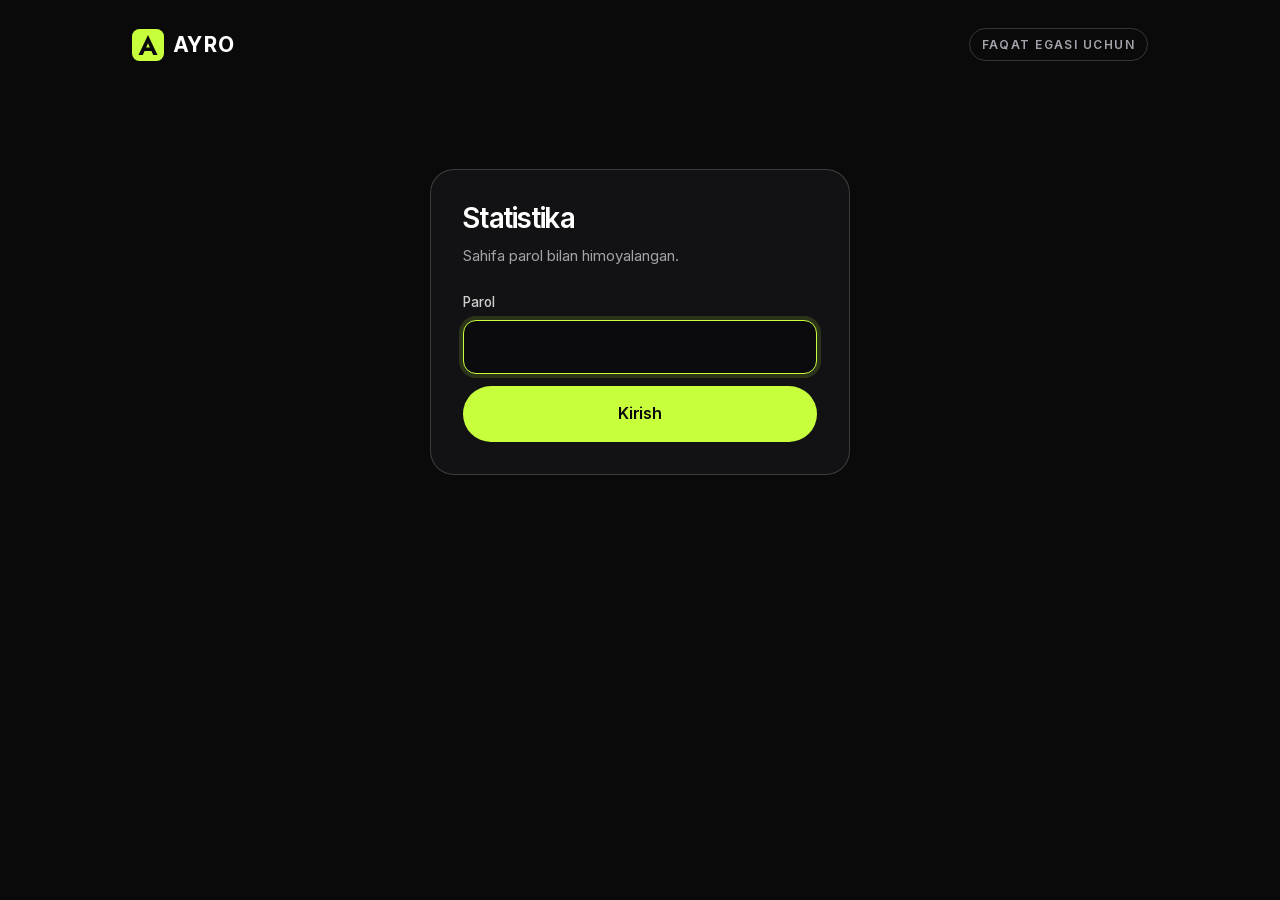
<file: stat/index.html>
<!doctype html>
<html lang="uz">
<head>
<meta charset="utf-8">
<meta name="viewport" content="width=device-width, initial-scale=1, viewport-fit=cover">
<meta name="robots" content="noindex, nofollow, noarchive">
<title>AYRO — statistika</title>
<meta name="theme-color" content="#0A0A0B">
<link rel="icon" href="../favicon.svg" type="image/svg+xml">
<link rel="stylesheet" href="../styles.css?v=5">
<style>
  body { background: var(--ink); color: #fff; min-height: 100svh; }
  .st-wrap { max-width: 1080px; margin: 0 auto; padding: 28px var(--gutter) 64px; }
  .st-top { display: flex; align-items: center; gap: 14px; flex-wrap: wrap; }
  .st-top .logo { margin-right: auto; }
  .st-badge { font-size: 12px; font-weight: 600; letter-spacing: .12em; text-transform: uppercase; color: var(--muted-d); padding: 6px 12px; border: 1px solid var(--line-d2); border-radius: 999px; }
  .lock-card { max-width: 420px; margin: 12vh auto 0; background: var(--ink-2); border: 1px solid var(--line-d2); border-radius: 24px; padding: 32px; }
  .lock-card h1 { font: 600 28px/1.2 var(--font-d); letter-spacing: -.025em; }
  .lock-card p { margin-top: 8px; color: var(--muted-d); font-size: 15px; }
  .lock-card form { margin-top: 24px; display: grid; gap: 12px; }
  .lock-err { color: #FF9B8F; font-size: 14px; }
  .lock-err:empty { display: none; }
  .st-head { margin-top: 40px; display: flex; flex-wrap: wrap; align-items: end; gap: 16px; }
  .st-head h1 { font: 600 clamp(28px, 4vw, 40px)/1.1 var(--font-d); letter-spacing: -.03em; margin-right: auto; }
  .st-updated { color: var(--muted-d); font-size: 13.5px; }
  .st-actions { display: flex; gap: 8px; }
  .kpis { margin-top: 28px; display: grid; gap: 12px; grid-template-columns: repeat(2, 1fr); }
  .kpi { background: var(--ink-2); border: 1px solid var(--line-d); border-radius: 18px; padding: 18px 18px 20px; }
  .kpi span { display: block; font-size: 13px; color: var(--muted-d); }
  .kpi b { display: block; margin-top: 8px; font: 600 clamp(30px, 4.5vw, 44px)/1 var(--font-d); letter-spacing: -.03em; font-variant-numeric: tabular-nums; }
  .kpi em { display: block; margin-top: 8px; font-style: normal; font-size: 12.5px; color: #7C7C85; }
  @media (min-width: 820px) { .kpis { grid-template-columns: repeat(4, 1fr); } }
  .panel { margin-top: 16px; background: var(--ink-2); border: 1px solid var(--line-d); border-radius: 20px; padding: 22px; }
  .panel h2 { font: 600 19px/1.3 var(--font-d); letter-spacing: -.02em; }
  .panel .hint { margin-top: 4px; color: var(--muted-d); font-size: 13.5px; }
  .chart { position: relative; margin-top: 20px; height: 240px; display: grid; grid-template-columns: 36px 1fr; grid-template-rows: 1fr auto; }
  .y-axis { position: relative; font-size: 11.5px; color: #7C7C85; font-variant-numeric: tabular-nums; }
  .y-axis span { position: absolute; right: 8px; transform: translateY(50%); }
  .plot { position: relative; border-left: 1px solid var(--line-d); }
  .grid-line { position: absolute; left: 0; right: 0; height: 1px; background: rgba(255, 255, 255, .06); }
  .bars { position: absolute; inset: 0 0 0 0; display: grid; grid-template-columns: repeat(14, 1fr); align-items: end; padding: 0 2px; }
  .bar { position: relative; height: 100%; display: flex; align-items: flex-end; justify-content: center; cursor: default; outline: none; }
  .bar i { display: block; width: min(60%, 26px); border-radius: 4px 4px 0 0; background: var(--accent); min-height: 0; transition: opacity .2s; }
  .bar i.zero { height: 2px !important; background: #2C2C33; border-radius: 2px; }
  .bars:hover .bar i:not(.zero), .bars:focus-within .bar i:not(.zero) { opacity: .45; }
  .bars .bar:hover i, .bars .bar:focus i { opacity: 1 !important; }
  .x-axis { grid-column: 2; display: grid; grid-template-columns: repeat(14, 1fr); padding: 8px 2px 0; font-size: 11px; color: #7C7C85; text-align: center; font-variant-numeric: tabular-nums; }
  .x-axis span:nth-child(odd) { visibility: hidden; }
  @media (min-width: 640px) { .x-axis span:nth-child(odd) { visibility: visible; } }
  .tip { position: absolute; z-index: 5; pointer-events: none; background: #1F1F24; border: 1px solid var(--line-d2); border-radius: 10px; padding: 8px 10px; font-size: 12.5px; white-space: nowrap; box-shadow: 0 12px 30px -10px rgba(0, 0, 0, .8); transform: translate(-50%, calc(-100% - 10px)); }
  .tip b { display: block; font-size: 12px; color: var(--muted-d); font-weight: 500; margin-bottom: 4px; }
  .tip[hidden] { display: none; }
  .tbl-wrap { margin-top: 16px; }
  .tbl-wrap summary { cursor: pointer; font-size: 13.5px; color: var(--muted-d); }
  table { width: 100%; margin-top: 12px; border-collapse: collapse; font-size: 14px; font-variant-numeric: tabular-nums; }
  th, td { text-align: left; padding: 9px 8px; border-bottom: 1px solid var(--line-d); }
  th { font-weight: 500; color: var(--muted-d); font-size: 12.5px; }
  td:not(:first-child), th:not(:first-child) { text-align: right; }
  .two { display: grid; gap: 16px; }
  .two .panel { margin-top: 0; }
  .two-wrap { margin-top: 16px; }
  @media (min-width: 880px) { .two { grid-template-columns: 1fr 1fr; } }
  .rows { margin-top: 14px; display: grid; }
  .row { display: grid; grid-template-columns: 1fr auto; align-items: center; gap: 4px 12px; padding: 12px 0; border-bottom: 1px solid var(--line-d); }
  .row:last-child { border-bottom: 0; }
  .row .nm { font-size: 14.5px; }
  .row .vl { font: 600 18px var(--font-d); font-variant-numeric: tabular-nums; }
  .row .meter { grid-column: 1 / -1; height: 4px; border-radius: 2px; background: #22222A; overflow: hidden; }
  .row .meter i { display: block; height: 100%; background: var(--accent); border-radius: 2px; }
  .links { margin-top: 14px; display: grid; gap: 8px; }
  .link-row { display: flex; align-items: center; gap: 10px; padding: 10px 12px; border-radius: 12px; background: #0D0D0F; border: 1px solid var(--line-d); }
  .link-row code { flex: 1; min-width: 0; overflow: hidden; text-overflow: ellipsis; white-space: nowrap; font: 12.5px var(--font-m); color: #D8D8DE; }
  .link-row span { font-size: 12.5px; color: var(--muted-d); width: 78px; flex: none; }
  .copy { height: 32px; padding: 0 12px; border-radius: 999px; border: 1px solid var(--line-d2); background: transparent; color: #fff; font-size: 12.5px; font-weight: 600; cursor: pointer; }
  .copy:hover { border-color: var(--accent); color: var(--accent); }
  .note { margin-top: 18px; color: #7C7C85; font-size: 13px; line-height: 1.55; }
  .st-error { margin-top: 18px; padding: 12px 14px; border-radius: 12px; background: rgba(255, 122, 107, .1); border: 1px solid rgba(255, 122, 107, .3); color: #FFC2BA; font-size: 14px; }
  .st-error:empty { display: none; }
  [hidden] { display: none !important; }
</style>
</head>
<body>
<div class="st-wrap">
  <div class="st-top">
    <a class="logo" href="../" aria-label="AYRO — saytga qaytish">
      <svg class="logo-mark" viewBox="0 0 64 64" aria-hidden="true"><rect width="64" height="64" rx="15" fill="#C8FF3D"/><path fill="#0A0A0B" fill-rule="evenodd" d="M32 12 51 52h-8.6l-3.5-8H25.1l-3.5 8H13L32 12Zm0 16.5L28.3 37h7.4L32 28.5Z"/></svg>
      <span>AYRO</span>
    </a>
    <span class="st-badge">Faqat egasi uchun</span>
  </div>

  <section class="lock-card" id="lock">
    <h1>Statistika</h1>
    <p>Sahifa parol bilan himoyalangan.</p>
    <form id="lock-form">
      <div class="field">
        <label for="pw">Parol</label>
        <input id="pw" type="password" autocomplete="current-password" required>
      </div>
      <p class="lock-err" id="lock-err" role="alert"></p>
      <button class="btn btn-accent btn-lg btn-block" type="submit">Kirish</button>
    </form>
  </section>

  <section id="dash" hidden>
    <div class="st-head">
      <h1>Sayt statistikasi</h1>
      <p class="st-updated" id="updated" aria-live="polite"></p>
      <div class="st-actions">
        <button class="btn btn-ghost btn-sm" type="button" id="refresh">Yangilash</button>
        <button class="btn btn-ghost btn-sm" type="button" id="logout">Chiqish</button>
      </div>
    </div>
    <p class="st-error" id="st-error" role="alert"></p>

    <div class="kpis">
      <div class="kpi"><span>Jami tashriflar</span><b id="k-views">—</b><em>sahifa ochilishlari</em></div>
      <div class="kpi"><span>Noyob tashrif buyuruvchilar</span><b id="k-uniq">—</b><em>har bir qurilma bir marta</em></div>
      <div class="kpi"><span>Bugun tashriflar</span><b id="k-today">—</b><em>Toshkent vaqti bo‘yicha</em></div>
      <div class="kpi"><span>Bugun noyob</span><b id="k-today-u">—</b><em>bugungi yangi qurilmalar</em></div>
    </div>

    <div class="panel">
      <h2>Kunlik tashriflar</h2>
      <p class="hint">Oxirgi 14 kun. Ustun ustiga olib boring — aniq son chiqadi.</p>
      <div class="chart" id="chart">
        <div class="y-axis" id="y-axis"></div>
        <div class="plot" id="plot"><div class="bars" id="bars" role="list" aria-label="Kunlik tashriflar grafigi"></div></div>
        <div class="x-axis" id="x-axis" aria-hidden="true"></div>
        <div class="tip" id="tip" hidden></div>
      </div>
      <details class="tbl-wrap">
        <summary>Jadval ko‘rinishi</summary>
        <table><thead><tr><th scope="col">Sana</th><th scope="col">Tashriflar</th></tr></thead><tbody id="tbl"></tbody></table>
      </details>
    </div>

    <div class="two-wrap"><div class="two">
      <div class="panel">
        <h2>Bog‘lanishga urinishlar</h2>
        <p class="hint">Tugmalar necha marta bosilgani va yuborilgan arizalar.</p>
        <div class="rows" id="clicks"></div>
      </div>
      <div class="panel">
        <h2>Qayerdan kelishdi</h2>
        <p class="hint">Faqat quyidagi maxsus havolalar orqali kirganlar sanaladi.</p>
        <div class="rows" id="sources"></div>
      </div>
    </div></div>

    <div class="panel">
      <h2>Tarqatish havolalari</h2>
      <p class="hint">Banner, QR-kod va postlarga shu havolalarni qo‘ying — kim qayerdan kelgani alohida sanaladi.</p>
      <div class="links" id="links"></div>
      <p class="note">Bu qurilmadan qilingan tashriflaringiz hisobga olinmaydi. Boshqa telefon yoki kompyuterdan ham shu sahifaga kirsangiz, o‘sha qurilma ham hisobdan chiqariladi.</p>
    </div>
  </section>
</div>

<script>
(() => {
  const NS = 'ayro-20260925-n4x7q2';
  const HASH = 'a9215ddc5f7c326e5e9642bf4c64d559f66c727008f00540eef7b151aaac0c15';
  const API = 'https://abacus.jasoncameron.dev';
  const SITE = new URL('../', location.href).href;
  const SOURCES = [
    ['banner', 'Banner'], ['qr', 'QR-kod'], ['telegram', 'Telegram'],
    ['instagram', 'Instagram'], ['facebook', 'Facebook'], ['flyer', 'Varaqa'],
  ];
  const CLICKS = [
    ['form', 'Ariza yuborildi'], ['telegram', 'Telegram tugmasi'],
    ['phone', 'Qo‘ng‘iroq tugmasi'], ['email', 'Email tugmasi'],
  ];

  const $ = id => document.getElementById(id);
  const store = (key, value) => {
    try {
      if (value === undefined) return localStorage.getItem(key);
      if (value === null) localStorage.removeItem(key); else localStorage.setItem(key, value);
    } catch (e) {}
    return null;
  };
  const fmt = n => (n === null ? '—' : new Intl.NumberFormat('ru-RU').format(n));
  const dayKey = date => new Intl.DateTimeFormat('en-CA', { timeZone: 'Asia/Tashkent', year: 'numeric', month: '2-digit', day: '2-digit' }).format(date).replace(/-/g, '');
  const dayLabel = date => new Intl.DateTimeFormat('ru-RU', { timeZone: 'Asia/Tashkent', day: '2-digit', month: '2-digit' }).format(date);

  const sha256 = async text => {
    const buf = await crypto.subtle.digest('SHA-256', new TextEncoder().encode(text));
    return Array.from(new Uint8Array(buf)).map(b => b.toString(16).padStart(2, '0')).join('');
  };

  const wait = ms => new Promise(resolve => setTimeout(resolve, ms));
  const getCount = async key => {
    for (let attempt = 0; attempt < 5; attempt++) {
      try {
        const r = await fetch(`${API}/get/${NS}/${key}`, { cache: 'no-store', credentials: 'omit' });
        if (r.status === 404) return 0;
        if (r.ok) return Number((await r.json()).value) || 0;
        if (r.status !== 429 && r.status < 500) return null;
      } catch (e) {}
      await wait(1500 * (attempt + 1));
    }
    return null;
  };

  const getMany = async keys => {
    const out = {};
    const queue = keys.slice();
    const worker = async () => {
      while (queue.length) {
        const key = queue.shift();
        out[key] = await getCount(key);
      }
    };
    await Promise.all(Array.from({ length: 2 }, worker));
    return out;
  };

  const renderRows = (el, items, values) => {
    const max = Math.max(1, ...items.map(([k]) => values[k] || 0));
    el.textContent = '';
    items.forEach(([key, name]) => {
      const v = values[key];
      const row = document.createElement('div');
      row.className = 'row';
      row.innerHTML = '<span class="nm"></span><span class="vl"></span><span class="meter"><i></i></span>';
      row.querySelector('.nm').textContent = name;
      row.querySelector('.vl').textContent = fmt(v);
      row.querySelector('.meter i').style.width = `${v ? Math.max(2, (v / max) * 100) : 0}%`;
      el.append(row);
    });
  };

  const niceMax = n => {
    if (n <= 4) return 4;
    const pow = Math.pow(10, Math.floor(Math.log10(n)));
    const steps = [1, 2, 2.5, 5, 10];
    for (const s of steps) {
      const candidate = s * pow;
      if (candidate >= n && candidate % 4 === 0) return candidate;
      if (candidate >= n) return Math.ceil(candidate / 4) * 4;
    }
    return Math.ceil(n / 4) * 4;
  };

  const renderChart = days => {
    const max = niceMax(Math.max(0, ...days.map(d => d.views || 0)));
    const yAxis = $('y-axis');
    const plot = $('plot');
    const bars = $('bars');
    const xAxis = $('x-axis');
    const tip = $('tip');
    yAxis.textContent = '';
    xAxis.textContent = '';
    bars.textContent = '';
    plot.querySelectorAll('.grid-line').forEach(g => g.remove());
    for (let i = 0; i <= 4; i++) {
      const value = (max / 4) * i;
      const pct = (i / 4) * 100;
      const label = document.createElement('span');
      label.style.bottom = `${pct}%`;
      label.textContent = fmt(Math.round(value));
      yAxis.append(label);
      if (i > 0) {
        const line = document.createElement('div');
        line.className = 'grid-line';
        line.style.bottom = `${pct}%`;
        plot.prepend(line);
      }
    }
    days.forEach(d => {
      const bar = document.createElement('div');
      bar.className = 'bar';
      bar.tabIndex = 0;
      bar.setAttribute('role', 'listitem');
      bar.setAttribute('aria-label', `${d.label}: ${fmt(d.views)} tashrif`);
      const fill = document.createElement('i');
      if (!d.views) fill.className = 'zero';
      else fill.style.height = `${(d.views / max) * 100}%`;
      bar.append(fill);
      const show = () => {
        tip.innerHTML = '';
        const b = document.createElement('b');
        b.textContent = d.label;
        tip.append(b, document.createTextNode(`${fmt(d.views)} tashrif`));
        const chartBox = $('chart').getBoundingClientRect();
        const barBox = bar.getBoundingClientRect();
        const fillBox = fill.getBoundingClientRect();
        const x = barBox.left + barBox.width / 2 - chartBox.left;
        tip.style.left = `${Math.min(Math.max(x, 70), chartBox.width - 70)}px`;
        tip.style.top = `${fillBox.top - chartBox.top}px`;
        tip.hidden = false;
      };
      bar.addEventListener('mouseenter', show);
      bar.addEventListener('focus', show);
      bar.addEventListener('mouseleave', () => { tip.hidden = true; });
      bar.addEventListener('blur', () => { tip.hidden = true; });
      bars.append(bar);
      const x = document.createElement('span');
      x.textContent = d.label;
      xAxis.append(x);
    });
    const tbody = $('tbl');
    tbody.textContent = '';
    days.slice().reverse().forEach(d => {
      const tr = document.createElement('tr');
      [d.label, fmt(d.views)].forEach((text, i) => {
        const cell = document.createElement(i === 0 ? 'th' : 'td');
        if (i === 0) cell.scope = 'row';
        cell.textContent = text;
        tr.append(cell);
      });
      tbody.append(tr);
    });
  };

  const renderLinks = () => {
    const box = $('links');
    box.textContent = '';
    SOURCES.forEach(([key, name]) => {
      const url = `${SITE}?src=${key}`;
      const row = document.createElement('div');
      row.className = 'link-row';
      row.innerHTML = '<span></span><code></code><button class="copy" type="button">Nusxa</button>';
      row.querySelector('span').textContent = name;
      row.querySelector('code').textContent = url;
      const btn = row.querySelector('button');
      btn.setAttribute('aria-label', `${name} havolasini nusxalash`);
      btn.addEventListener('click', async () => {
        try {
          await navigator.clipboard.writeText(url);
          btn.textContent = 'Nusxalandi';
        } catch (e) {
          btn.textContent = 'Xato';
        }
        setTimeout(() => { btn.textContent = 'Nusxa'; }, 1600);
      });
      box.append(row);
    });
  };

  const load = async () => {
    $('st-error').textContent = '';
    $('updated').textContent = 'Yuklanmoqda…';
    const now = Date.now();
    const days = Array.from({ length: 14 }, (_, i) => {
      const date = new Date(now - (13 - i) * 86400000);
      return { key: dayKey(date), label: dayLabel(date) };
    });
    const keys = ['views', 'uniq']
      .concat(days.map(d => `v${d.key}`), [`u${days[days.length - 1].key}`])
      .concat(CLICKS.map(([k]) => `c-${k}`))
      .concat(SOURCES.map(([k]) => `s-${k}`));
    const v = await getMany(keys);
    const failed = Object.values(v).filter(x => x === null).length;
    const today = days[days.length - 1].key;
    $('k-views').textContent = fmt(v.views);
    $('k-uniq').textContent = fmt(v.uniq);
    $('k-today').textContent = fmt(v[`v${today}`]);
    $('k-today-u').textContent = fmt(v[`u${today}`]);
    renderChart(days.map(d => ({ label: d.label, views: v[`v${d.key}`] })));
    const clickVals = Object.fromEntries(CLICKS.map(([k]) => [k, v[`c-${k}`]]));
    const srcVals = Object.fromEntries(SOURCES.map(([k]) => [k, v[`s-${k}`]]));
    renderRows($('clicks'), CLICKS, clickVals);
    renderRows($('sources'), SOURCES, srcVals);
    if (failed) $('st-error').textContent = `${failed} ta ko‘rsatkich yuklanmadi — hisoblagich serveri javob bermadi. Birozdan keyin “Yangilash”ni bosing.`;
    $('updated').textContent = `Yangilandi: ${new Intl.DateTimeFormat('ru-RU', { timeZone: 'Asia/Tashkent', hour: '2-digit', minute: '2-digit', day: '2-digit', month: '2-digit' }).format(new Date())}`;
  };

  const unlock = () => {
    $('lock').hidden = true;
    $('dash').hidden = false;
    store('ayro_owner', '1');
    renderLinks();
    load();
  };

  $('lock-form').addEventListener('submit', async e => {
    e.preventDefault();
    const err = $('lock-err');
    err.textContent = '';
    if (!window.crypto || !crypto.subtle) {
      err.textContent = 'Brauzer xavfsiz ulanishni talab qiladi (https).';
      return;
    }
    const hash = await sha256($('pw').value);
    if (hash !== HASH) {
      err.textContent = 'Parol noto‘g‘ri.';
      $('pw').select();
      return;
    }
    store('ayro_stat', hash);
    unlock();
  });

  $('refresh').addEventListener('click', load);
  $('logout').addEventListener('click', () => {
    store('ayro_stat', null);
    $('dash').hidden = true;
    $('lock').hidden = false;
    $('pw').value = '';
    $('pw').focus();
  });

  if (store('ayro_stat') === HASH) unlock();
  else $('pw').focus();
})();
</script>
</body>
</html>
</file>
<file: styles.css>
@font-face { font-family: 'Inter'; font-style: normal; font-weight: 400; font-display: swap; src: url(fonts/inter-latin-ext.woff2) format('woff2'); unicode-range: U+0100-02BA, U+02BD-02C5, U+02C7-02CC, U+02CE-02D7, U+02DD-02FF, U+0304, U+0308, U+0329, U+1D00-1DBF, U+1E00-1E9F, U+1EF2-1EFF, U+2020, U+20A0-20AB, U+20AD-20C0, U+2113, U+2C60-2C7F, U+A720-A7FF; }
@font-face { font-family: 'Inter'; font-style: normal; font-weight: 400; font-display: swap; src: url(fonts/inter-latin.woff2) format('woff2'); unicode-range: U+0000-00FF, U+0131, U+0152-0153, U+02BB-02BC, U+02C6, U+02DA, U+02DC, U+0304, U+0308, U+0329, U+2000-206F, U+20AC, U+2122, U+2191, U+2193, U+2212, U+2215, U+FEFF, U+FFFD; }
@font-face { font-family: 'Inter'; font-style: normal; font-weight: 500; font-display: swap; src: url(fonts/inter-latin-ext.woff2) format('woff2'); unicode-range: U+0100-02BA, U+02BD-02C5, U+02C7-02CC, U+02CE-02D7, U+02DD-02FF, U+0304, U+0308, U+0329, U+1D00-1DBF, U+1E00-1E9F, U+1EF2-1EFF, U+2020, U+20A0-20AB, U+20AD-20C0, U+2113, U+2C60-2C7F, U+A720-A7FF; }
@font-face { font-family: 'Inter'; font-style: normal; font-weight: 500; font-display: swap; src: url(fonts/inter-latin.woff2) format('woff2'); unicode-range: U+0000-00FF, U+0131, U+0152-0153, U+02BB-02BC, U+02C6, U+02DA, U+02DC, U+0304, U+0308, U+0329, U+2000-206F, U+20AC, U+2122, U+2191, U+2193, U+2212, U+2215, U+FEFF, U+FFFD; }
@font-face { font-family: 'Inter'; font-style: normal; font-weight: 600; font-display: swap; src: url(fonts/inter-latin-ext.woff2) format('woff2'); unicode-range: U+0100-02BA, U+02BD-02C5, U+02C7-02CC, U+02CE-02D7, U+02DD-02FF, U+0304, U+0308, U+0329, U+1D00-1DBF, U+1E00-1E9F, U+1EF2-1EFF, U+2020, U+20A0-20AB, U+20AD-20C0, U+2113, U+2C60-2C7F, U+A720-A7FF; }
@font-face { font-family: 'Inter'; font-style: normal; font-weight: 600; font-display: swap; src: url(fonts/inter-latin.woff2) format('woff2'); unicode-range: U+0000-00FF, U+0131, U+0152-0153, U+02BB-02BC, U+02C6, U+02DA, U+02DC, U+0304, U+0308, U+0329, U+2000-206F, U+20AC, U+2122, U+2191, U+2193, U+2212, U+2215, U+FEFF, U+FFFD; }
@font-face { font-family: 'Inter Tight'; font-style: normal; font-weight: 500; font-display: swap; src: url(fonts/inter-tight-latin-ext.woff2) format('woff2'); unicode-range: U+0100-02BA, U+02BD-02C5, U+02C7-02CC, U+02CE-02D7, U+02DD-02FF, U+0304, U+0308, U+0329, U+1D00-1DBF, U+1E00-1E9F, U+1EF2-1EFF, U+2020, U+20A0-20AB, U+20AD-20C0, U+2113, U+2C60-2C7F, U+A720-A7FF; }
@font-face { font-family: 'Inter Tight'; font-style: normal; font-weight: 500; font-display: swap; src: url(fonts/inter-tight-latin.woff2) format('woff2'); unicode-range: U+0000-00FF, U+0131, U+0152-0153, U+02BB-02BC, U+02C6, U+02DA, U+02DC, U+0304, U+0308, U+0329, U+2000-206F, U+20AC, U+2122, U+2191, U+2193, U+2212, U+2215, U+FEFF, U+FFFD; }
@font-face { font-family: 'Inter Tight'; font-style: normal; font-weight: 600; font-display: swap; src: url(fonts/inter-tight-latin-ext.woff2) format('woff2'); unicode-range: U+0100-02BA, U+02BD-02C5, U+02C7-02CC, U+02CE-02D7, U+02DD-02FF, U+0304, U+0308, U+0329, U+1D00-1DBF, U+1E00-1E9F, U+1EF2-1EFF, U+2020, U+20A0-20AB, U+20AD-20C0, U+2113, U+2C60-2C7F, U+A720-A7FF; }
@font-face { font-family: 'Inter Tight'; font-style: normal; font-weight: 600; font-display: swap; src: url(fonts/inter-tight-latin.woff2) format('woff2'); unicode-range: U+0000-00FF, U+0131, U+0152-0153, U+02BB-02BC, U+02C6, U+02DA, U+02DC, U+0304, U+0308, U+0329, U+2000-206F, U+20AC, U+2122, U+2191, U+2193, U+2212, U+2215, U+FEFF, U+FFFD; }
@font-face { font-family: 'Inter Tight'; font-style: normal; font-weight: 700; font-display: swap; src: url(fonts/inter-tight-latin-ext.woff2) format('woff2'); unicode-range: U+0100-02BA, U+02BD-02C5, U+02C7-02CC, U+02CE-02D7, U+02DD-02FF, U+0304, U+0308, U+0329, U+1D00-1DBF, U+1E00-1E9F, U+1EF2-1EFF, U+2020, U+20A0-20AB, U+20AD-20C0, U+2113, U+2C60-2C7F, U+A720-A7FF; }
@font-face { font-family: 'Inter Tight'; font-style: normal; font-weight: 700; font-display: swap; src: url(fonts/inter-tight-latin.woff2) format('woff2'); unicode-range: U+0000-00FF, U+0131, U+0152-0153, U+02BB-02BC, U+02C6, U+02DA, U+02DC, U+0304, U+0308, U+0329, U+2000-206F, U+20AC, U+2122, U+2191, U+2193, U+2212, U+2215, U+FEFF, U+FFFD; }

:root {
  --ink: #0A0A0B;
  --ink-2: #121214;
  --ink-3: #1A1A1E;
  --paper: #F3F3EF;
  --white: #FFFFFF;
  --text: #0A0A0B;
  --muted: #5B5B63;
  --muted-d: #A3A3AC;
  --line: rgba(10, 10, 11, .1);
  --line-2: rgba(10, 10, 11, .18);
  --line-d: rgba(255, 255, 255, .1);
  --line-d2: rgba(255, 255, 255, .18);
  --accent: #C8FF3D;
  --accent-2: #B4F01F;
  --tg: #2AABEE;
  --maxw: 1200px;
  --gutter: clamp(16px, 4vw, 32px);
  --r: 22px;
  --r-sm: 14px;
  --font-d: "Inter Tight", "Inter", system-ui, -apple-system, "Segoe UI", Roboto, sans-serif;
  --font-b: "Inter", system-ui, -apple-system, "Segoe UI", Roboto, sans-serif;
  --font-m: ui-monospace, "SFMono-Regular", Menlo, Consolas, monospace;
  --ease: cubic-bezier(.2, .7, .2, 1);
}

*, *::before, *::after { box-sizing: border-box; }
html { scroll-behavior: smooth; scroll-padding-top: 84px; -webkit-text-size-adjust: 100%; }
body {
  margin: 0;
  background: var(--paper);
  color: var(--text);
  font: 400 16px/1.6 var(--font-b);
  -webkit-font-smoothing: antialiased;
  -moz-osx-font-smoothing: grayscale;
  text-rendering: optimizeLegibility;
  overflow-x: clip;
}
body.lock { overflow: hidden; }
h1, h2, h3, p, ul, ol, figure { margin: 0; }
ul, ol { padding: 0; list-style: none; }
a { color: inherit; text-decoration: none; }
img, svg { display: block; max-width: 100%; }
button, input, select, textarea { font: inherit; color: inherit; }
button { -webkit-appearance: none; appearance: none; }
::selection { background: var(--accent); color: var(--ink); }

.ic { width: 1.25em; height: 1.25em; fill: none; stroke: currentColor; stroke-width: 1.7; stroke-linecap: round; stroke-linejoin: round; flex: none; }
.wrap { width: 100%; max-width: var(--maxw); margin: 0 auto; padding: 0 var(--gutter); }
.dark { background: var(--ink); color: #fff; color-scheme: dark; }

.skip { position: absolute; left: 16px; top: -60px; z-index: 100; background: var(--accent); color: var(--ink); padding: 10px 16px; border-radius: 10px; font-weight: 600; }
.skip:focus { top: 12px; }
:focus-visible { outline: 2px solid var(--accent); outline-offset: 3px; border-radius: 8px; }
.services :focus-visible, .about :focus-visible, .why :focus-visible, .process :focus-visible, .faq :focus-visible { outline-color: var(--ink); }

.btn {
  display: inline-flex; align-items: center; justify-content: center; gap: .55em;
  height: 48px; padding: 0 22px; border-radius: 999px; border: 1px solid transparent;
  font-weight: 600; font-size: 15px; letter-spacing: -.005em; white-space: nowrap; cursor: pointer;
  transition: transform .25s var(--ease), background-color .25s, box-shadow .25s, border-color .25s, color .25s;
}
.btn .ic { width: 18px; height: 18px; }
.btn-sm { height: 40px; padding: 0 18px; font-size: 14px; }
.btn-lg { height: 56px; padding: 0 28px; font-size: 16px; }
.btn-block { width: 100%; }
.btn-accent { background: var(--accent); color: var(--ink); }
.btn-accent:hover { background: var(--accent-2); transform: translateY(-2px); box-shadow: 0 14px 34px -14px rgba(200, 255, 61, .75); }
.btn-ghost { background: transparent; border-color: var(--line-d2); color: #fff; }
.btn-ghost:hover { background: rgba(255, 255, 255, .07); border-color: rgba(255, 255, 255, .34); transform: translateY(-2px); }
.btn-dark { background: var(--ink); color: #fff; }
.btn-dark:hover { transform: translateY(-2px); box-shadow: 0 14px 30px -16px rgba(10, 10, 11, .6); }
.btn:active { transform: translateY(0); }

.header { position: fixed; inset: 0 0 auto; z-index: 50; transition: background-color .3s, border-color .3s, backdrop-filter .3s; border-bottom: 1px solid transparent; }
.header.scrolled, .header.nav-open { background: rgba(10, 10, 11, .78); backdrop-filter: saturate(160%) blur(14px); -webkit-backdrop-filter: saturate(160%) blur(14px); border-bottom-color: var(--line-d); }
.header-in { height: 72px; display: flex; align-items: center; gap: 24px; color: #fff; }
.logo { display: inline-flex; align-items: center; gap: 10px; font: 700 21px/1 var(--font-d); letter-spacing: .06em; color: #fff; }
.logo-mark { width: 32px; height: 32px; }
.nav { display: none; margin-left: auto; gap: 4px; }
.nav a { padding: 8px 14px; border-radius: 999px; font-size: 14.5px; font-weight: 500; color: rgba(255, 255, 255, .72); transition: color .2s, background-color .2s; }
.nav a:hover { color: #fff; background: rgba(255, 255, 255, .07); }
.header-cta { display: none; }
.nav-toggle { margin-left: auto; width: 44px; height: 44px; border-radius: 12px; border: 1px solid var(--line-d2); background: transparent; display: grid; place-content: center; gap: 6px; cursor: pointer; }
.nav-toggle span { display: block; width: 18px; height: 1.6px; background: #fff; border-radius: 2px; transition: transform .3s var(--ease); }
.nav-open .nav-toggle span:first-child { transform: translateY(3.8px) rotate(45deg); }
.nav-open .nav-toggle span:last-child { transform: translateY(-3.8px) rotate(-45deg); }
.mnav { display: none; flex-direction: column; padding: 8px var(--gutter) 24px; gap: 2px; }
.mnav a:not(.btn) { padding: 14px 0; font: 600 22px/1.2 var(--font-d); letter-spacing: -.02em; color: #fff; border-bottom: 1px solid var(--line-d); }
.mnav .btn { margin-top: 18px; height: 54px; }
.nav-open .mnav { display: flex; min-height: calc(100svh - 72px); }

@media (min-width: 960px) {
  .nav { display: flex; }
  .header-cta { display: inline-flex; }
  .nav-toggle, .mnav { display: none !important; }
}

.hero { position: relative; overflow: hidden; padding: 128px 0 88px; min-height: min(100svh, 920px); display: flex; align-items: center; }
.hero-bg { position: absolute; inset: 0; pointer-events: none; }
.hero-bg::before {
  content: ""; position: absolute; inset: 0;
  background-image: linear-gradient(rgba(255, 255, 255, .045) 1px, transparent 1px), linear-gradient(90deg, rgba(255, 255, 255, .045) 1px, transparent 1px);
  background-size: 56px 56px;
  -webkit-mask-image: radial-gradient(ellipse 80% 70% at 70% 35%, #000 20%, transparent 75%);
  mask-image: radial-gradient(ellipse 80% 70% at 70% 35%, #000 20%, transparent 75%);
}
.hero-bg::after { content: ""; position: absolute; width: 780px; height: 780px; right: -220px; top: -260px; background: radial-gradient(circle, rgba(200, 255, 61, .2), transparent 62%); filter: blur(10px); }
.hero-grid { position: relative; display: grid; gap: 40px; align-items: center; }
.hero-top { display: grid; justify-items: start; }
.status { display: inline-flex; align-items: center; gap: 10px; padding: 7px 14px 7px 12px; border-radius: 999px; border: 1px solid var(--line-d2); background: rgba(255, 255, 255, .04); font-size: 13.5px; font-weight: 500; color: rgba(255, 255, 255, .85); }
.pulse { width: 8px; height: 8px; border-radius: 50%; background: var(--accent); box-shadow: 0 0 0 0 rgba(200, 255, 61, .7); animation: pulse 2.2s infinite; }
@keyframes pulse { 70% { box-shadow: 0 0 0 9px rgba(200, 255, 61, 0); } 100% { box-shadow: 0 0 0 0 rgba(200, 255, 61, 0); } }
.hero h1 { margin-top: 24px; font: 600 clamp(2.45rem, 5.6vw, 4.5rem)/1.03 var(--font-d); letter-spacing: -.038em; text-wrap: balance; }
.hl { color: var(--accent); }
.lead { max-width: 34em; font-size: clamp(1.05rem, 1.5vw, 1.2rem); line-height: 1.6; color: rgba(255, 255, 255, .72); }
.cta-row { margin-top: 34px; display: flex; flex-wrap: wrap; gap: 12px; }
.trust { margin-top: 34px; display: flex; flex-wrap: wrap; gap: 10px 22px; font-size: 14px; color: rgba(255, 255, 255, .66); }
.trust li { display: inline-flex; align-items: center; gap: 8px; }
.trust .ic { width: 16px; height: 16px; color: var(--accent); stroke-width: 2.2; }

.hero-visual { position: relative; max-width: 540px; width: 100%; justify-self: center; padding: 34px 10px 70px; }
.term { position: relative; background: linear-gradient(180deg, #151518, #0E0E10); border: 1px solid var(--line-d2); border-radius: 18px; box-shadow: 0 40px 90px -30px rgba(0, 0, 0, .8), 0 0 0 1px rgba(255, 255, 255, .02) inset; overflow: hidden; }
.term-bar { display: flex; align-items: center; gap: 7px; height: 42px; padding: 0 16px; border-bottom: 1px solid var(--line-d); }
.term-bar i { width: 10px; height: 10px; border-radius: 50%; background: #3A3A40; }
.term-bar i:first-child { background: #FF5F57; } .term-bar i:nth-child(2) { background: #FEBC2E; } .term-bar i:nth-child(3) { background: #28C840; }
.term-bar span { margin-left: 10px; font: 500 12px var(--font-m); color: var(--muted-d); }
.term-body { padding: 20px 20px 24px; font: 400 clamp(12.5px, 1.3vw, 14px)/1 var(--font-m); color: #E6E6EA; }
.term-body p { display: flex; align-items: center; gap: 10px; height: 30px; opacity: 0; transform: translateY(4px); animation: lineIn .5s var(--ease) forwards; animation-delay: calc(.35s + var(--d) * .38s); }
.term-body p .t-dim { margin-left: auto; color: var(--muted-d); }
.t-pr { color: var(--accent); } .t-ok { color: var(--accent); font-weight: 700; } .t-arrow { color: var(--accent); }
.t-cmd { color: #fff; }
.t-live { margin-top: 6px; padding-top: 6px; border-top: 1px dashed var(--line-d2); height: 38px !important; }
.t-live b { color: var(--accent); font-weight: 600; }
.caret { width: 8px; height: 16px; background: var(--accent); animation: blink 1s steps(1) infinite; }
@keyframes blink { 50% { opacity: 0; } }
@keyframes lineIn { to { opacity: 1; transform: none; } }

.float { position: absolute; background: rgba(22, 22, 25, .86); backdrop-filter: blur(12px); -webkit-backdrop-filter: blur(12px); border: 1px solid var(--line-d2); border-radius: 16px; box-shadow: 0 24px 60px -20px rgba(0, 0, 0, .8); animation: floaty 6s ease-in-out infinite alternate; }
.float-a { top: -6px; right: -6px; padding: 14px 16px 12px; }
.float-t { font-size: 11px; font-weight: 600; letter-spacing: .08em; text-transform: uppercase; color: var(--muted-d); margin-bottom: 10px; }
.rings { display: flex; gap: 12px; }
.ring { display: grid; justify-items: center; gap: 6px; }
.ring span { width: 40px; height: 40px; border-radius: 50%; display: grid; place-items: center; color: var(--accent); background: radial-gradient(closest-side, #161619 78%, transparent 80% 100%), conic-gradient(var(--accent) 100%, transparent 0); }
.ring .ic { width: 16px; height: 16px; stroke-width: 2.4; }
.ring em { font-style: normal; font-size: 10.5px; color: rgba(255, 255, 255, .7); }
.float-b { bottom: 0; left: -8px; display: flex; align-items: center; gap: 12px; padding: 12px 16px 12px 12px; animation-delay: -3s; min-width: 290px; }
.tg { width: 38px; height: 38px; border-radius: 50%; background: var(--tg); display: grid; place-items: center; color: #fff; }
.tg .ic { width: 18px; height: 18px; fill: #fff; stroke: none; }
.tg .ic path:last-child { display: none; }
.n-t { font-size: 13.5px; font-weight: 600; }
.n-s { font-size: 12px; color: var(--muted-d); margin-top: 2px; }
.n-time { margin-left: auto; align-self: flex-start; font-size: 11px; color: var(--muted-d); }
@keyframes floaty { to { transform: translateY(-10px); } }

@media (min-width: 1000px) {
  .hero-grid { grid-template-columns: 1fr 1fr; column-gap: 64px; row-gap: 20px; }
  .hero-top { grid-column: 1 / -1; }
  .hero-visual { justify-self: end; }
}
@media (max-width: 420px) {
  .mk { padding: 12px; }
  .mk-side { width: 36px; }
  .mk-kpis div { padding: 8px; }
  .mk-kpis b { font-size: 12.5px; }
  .mk-kpis span, .mk-kpis em { font-size: 9.5px; }
  .kb span { font-size: 9.5px; padding: 6px 2px; }
  .mk-pay span { padding: 0 9px; font-size: 10.5px; }
}
@media (max-width: 520px) {
  .hero { padding: 112px 0 56px; }
  .hero-visual { padding: 30px 0 76px; }
  .float-a { right: -4px; top: -2px; padding: 10px 12px; }
  .rings { gap: 8px; }
  .ring span { width: 32px; height: 32px; }
  .float-b { min-width: 0; left: -2px; right: 14px; }
  .cta-row .btn { flex: 1 1 100%; }
}

.marquee { background: var(--accent); color: var(--ink); overflow: hidden; border-block: 1px solid rgba(0, 0, 0, .12); }
.marquee-track { display: flex; width: max-content; animation: marquee 48s linear infinite; }
.marquee ul { display: flex; flex: none; }
.marquee li { display: flex; align-items: center; gap: 28px; padding: 20px 0 20px 28px; font: 600 clamp(17px, 2vw, 22px)/1 var(--font-d); letter-spacing: -.015em; white-space: nowrap; }
.marquee li::after { content: "✦"; font-size: .7em; opacity: .55; }
.marquee:hover .marquee-track { animation-play-state: paused; }
@keyframes marquee { to { transform: translateX(-50%); } }

.section { position: relative; padding: clamp(80px, 11vw, 136px) 0; }
.head { max-width: 760px; margin-bottom: clamp(40px, 6vw, 64px); }
.eyebrow { display: inline-flex; align-items: center; gap: 10px; font-size: 12.5px; font-weight: 600; letter-spacing: .14em; text-transform: uppercase; color: var(--muted); }
.eyebrow::before { content: ""; width: 7px; height: 7px; border-radius: 2px; background: var(--ink); }
.dark .eyebrow { color: var(--muted-d); }
.dark .eyebrow::before { background: var(--accent); }
.h2 { margin-top: 18px; font: 600 clamp(2rem, 4.6vw, 3.6rem)/1.05 var(--font-d); letter-spacing: -.034em; text-wrap: balance; }
.sub { margin-top: 18px; max-width: 40em; font-size: clamp(1rem, 1.35vw, 1.125rem); color: var(--muted); }
.dark .sub { color: rgba(255, 255, 255, .66); }
.mark { background: linear-gradient(transparent 58%, var(--accent) 58% 92%, transparent 92%); padding: 0 .08em; }

.about-grid { display: grid; gap: 28px; }
.about-text { display: grid; gap: 18px; font-size: clamp(1.02rem, 1.4vw, 1.14rem); color: #2B2B31; align-content: end; }
.pillars { margin-top: clamp(48px, 7vw, 72px); display: grid; gap: 0; border-top: 1px solid var(--line-2); }
.pillars li { display: grid; grid-template-columns: auto 1fr; column-gap: 16px; row-gap: 4px; padding: 26px 0; border-bottom: 1px solid var(--line); }
.pillars .ic { grid-row: span 2; width: 26px; height: 26px; margin-top: 2px; }
.pillars h3 { font: 600 20px/1.25 var(--font-d); letter-spacing: -.02em; }
.pillars p { color: var(--muted); }
@media (min-width: 900px) {
  .about-grid { grid-template-columns: 1.1fr .9fr; gap: 72px; }
  .pillars { grid-template-columns: repeat(3, 1fr); border-bottom: 1px solid var(--line); }
  .pillars li { border-bottom: 0; padding: 30px 28px 30px 0; }
  .pillars li + li { border-left: 1px solid var(--line); padding-left: 28px; }
}

.services { padding-top: 0; }
.svc-grid { display: grid; gap: 14px; }
.svc { position: relative; display: flex; flex-direction: column; min-height: 300px; padding: 26px; background: var(--white); border: 1px solid var(--line); border-radius: var(--r); transition: transform .35s var(--ease), box-shadow .35s var(--ease), border-color .35s; }
.svc:hover { transform: translateY(-4px); border-color: var(--line-2); box-shadow: 0 28px 50px -30px rgba(10, 10, 11, .35); }
.svc-no { position: absolute; top: 24px; right: 24px; font: 500 13px var(--font-m); color: #9A9AA2; }
.svc-ic { width: 46px; height: 46px; border-radius: 13px; background: var(--ink); color: var(--accent); display: grid; place-items: center; transition: transform .35s var(--ease); }
.svc:hover .svc-ic { transform: rotate(-6deg) scale(1.05); }
.svc-ic .ic { width: 22px; height: 22px; }
.svc h3 { margin-top: 26px; font: 600 21px/1.2 var(--font-d); letter-spacing: -.022em; }
.svc p { margin-top: 10px; font-size: 15px; line-height: 1.55; color: var(--muted); }
.tags { margin-top: auto; padding-top: 22px; display: flex; flex-wrap: wrap; gap: 6px; }
.tags li { padding: 5px 10px; border-radius: 999px; background: var(--paper); border: 1px solid var(--line); font-size: 12px; font-weight: 500; color: #3A3A42; }
.svc-cta { background: var(--ink); color: #fff; border-color: var(--ink); justify-content: flex-end; overflow: hidden; }
.svc-cta::before { content: ""; position: absolute; width: 260px; height: 260px; right: -90px; top: -110px; border-radius: 50%; background: radial-gradient(circle, rgba(200, 255, 61, .35), transparent 65%); }
.svc-cta h3 { margin-top: 0; font-size: 23px; }
.svc-cta p { color: rgba(255, 255, 255, .68); margin-bottom: 22px; }
.svc-cta .btn { align-self: flex-start; }
@media (min-width: 640px) { .svc-grid { grid-template-columns: repeat(2, 1fr); } }
@media (min-width: 1100px) { .svc-grid { grid-template-columns: repeat(4, 1fr); } .svc { min-height: 330px; } }

.solutions { overflow: hidden; }
.sol-grid { display: grid; gap: 16px; }
.sol { padding: 14px 14px 28px; background: var(--ink-2); border: 1px solid var(--line-d); border-radius: 26px; transition: border-color .35s, transform .35s var(--ease); }
.sol:hover { border-color: var(--line-d2); transform: translateY(-3px); }
.sol h3 { margin: 26px 14px 0; font: 600 23px/1.2 var(--font-d); letter-spacing: -.022em; }
.sol > p { margin: 8px 14px 0; color: rgba(255, 255, 255, .64); }
.ticks { margin: 18px 14px 0; display: grid; gap: 9px; }
.ticks li { display: flex; gap: 10px; align-items: baseline; font-size: 15px; color: rgba(255, 255, 255, .86); }
.ticks li::before { content: ""; flex: none; width: 6px; height: 6px; border-radius: 2px; background: var(--accent); transform: translateY(-2px); }
@media (min-width: 900px) { .sol-grid { grid-template-columns: repeat(2, 1fr); gap: 20px; } }

.mk { position: relative; height: 262px; border-radius: 16px; overflow: hidden; background: radial-gradient(120% 90% at 100% 0%, rgba(200, 255, 61, .09), transparent 55%), #0C0C0E; border: 1px solid var(--line-d); padding: 14px; font-family: var(--font-b); }
.mk-bar { display: flex; align-items: center; gap: 6px; height: 30px; padding: 0 10px; border-radius: 9px; background: #17171B; border: 1px solid var(--line-d); }
.mk-bar i { width: 7px; height: 7px; border-radius: 50%; background: #3A3A40; }
.mk-bar span { margin-left: 8px; font: 500 11px var(--font-m); color: var(--muted-d); }
.mk-cart { margin-left: auto; display: inline-flex; align-items: center; gap: 5px; height: 20px; padding: 0 8px; border-radius: 999px; background: var(--accent); color: var(--ink); font-size: 11px; font-weight: 700; }
.mk-cart .ic { width: 12px; height: 12px; stroke-width: 2.2; }
.mk-products { margin-top: 12px; display: grid; grid-template-columns: repeat(3, 1fr); gap: 10px; }
.mk-p { padding: 8px; border-radius: 11px; background: #17171B; border: 1px solid var(--line-d); }
.mk-img { height: 78px; border-radius: 8px; }
.mk-img.a { background: linear-gradient(135deg, #2F3A12, #6E8A1C); }
.mk-img.b { background: linear-gradient(135deg, #23232A, #4A4A55); }
.mk-img.c { background: linear-gradient(135deg, #3B2A1A, #7A5632); }
.mk-l { height: 7px; width: 70%; margin-top: 10px; border-radius: 4px; background: #2C2C33; }
.mk-price { margin-top: 8px; font: 700 12px var(--font-d); color: #fff; }
.mk-pay { position: absolute; left: 14px; right: 14px; bottom: 14px; display: flex; gap: 8px; align-items: center; }
.mk-pay span { height: 28px; padding: 0 12px; display: inline-flex; align-items: center; gap: 6px; border-radius: 8px; background: #17171B; border: 1px solid var(--line-d); font-size: 11.5px; font-weight: 600; color: #fff; }
.mk-pay .ok { margin-left: auto; color: var(--accent); border-color: rgba(200, 255, 61, .3); background: rgba(200, 255, 61, .08); }
.mk-pay .ok .ic { width: 13px; height: 13px; stroke-width: 2.4; }

.mk-crm { display: flex; gap: 12px; }
.mk-side { width: 46px; flex: none; border-radius: 11px; background: #17171B; border: 1px solid var(--line-d); padding: 10px 0; display: flex; flex-direction: column; align-items: center; gap: 12px; }
.mk-side b { width: 22px; height: 22px; border-radius: 7px; background: var(--accent); }
.mk-side i { width: 18px; height: 5px; border-radius: 3px; background: #2C2C33; }
.mk-side i.on { background: rgba(200, 255, 61, .6); }
.mk-main { flex: 1; min-width: 0; display: flex; flex-direction: column; gap: 10px; }
.mk-kpis { display: grid; grid-template-columns: repeat(3, 1fr); gap: 8px; }
.mk-kpis div { padding: 9px 10px; border-radius: 10px; background: #17171B; border: 1px solid var(--line-d); display: grid; gap: 2px; }
.mk-kpis span { font-size: 10px; color: var(--muted-d); }
.mk-kpis b { font: 700 15px/1.2 var(--font-d); color: #fff; white-space: nowrap; }
.mk-kpis em { font-style: normal; font-size: 10px; color: var(--accent); }
.mk-chart { flex: 1; display: flex; align-items: flex-end; gap: 8px; padding: 12px; border-radius: 10px; background: #17171B; border: 1px solid var(--line-d); background-image: linear-gradient(var(--line-d) 1px, transparent 1px); background-size: 100% 25%; background-position: 0 12px; }
.mk-chart i { flex: 1; height: var(--h); border-radius: 4px 4px 0 0; background: #34343C; }
.mk-chart i:last-child { background: var(--accent); }

.mk-tg { background: radial-gradient(120% 90% at 0% 100%, rgba(42, 171, 238, .12), transparent 55%), #0C0C0E; display: flex; flex-direction: column; }
.mk-tg-head { display: flex; align-items: center; gap: 10px; padding-bottom: 9px; border-bottom: 1px solid var(--line-d); }
.av { width: 30px; height: 30px; border-radius: 50%; background: var(--tg); display: grid; place-items: center; font-weight: 700; font-size: 13px; }
.mk-tg-head b { display: block; font-size: 13px; }
.mk-tg-head em { font-style: normal; font-size: 11px; color: var(--muted-d); }
.mk-chat { display: flex; flex-direction: column; gap: 5px; padding-top: 9px; }
.bub { max-width: 78%; padding: 6px 10px; border-radius: 12px; font-size: 12px; line-height: 1.35; }
.bub.in { background: #1D1D22; border-bottom-left-radius: 4px; }
.bub.out { align-self: flex-end; background: #2B5278; border-bottom-right-radius: 4px; }
.kb { display: grid; grid-template-columns: repeat(4, 1fr); gap: 5px; max-width: 92%; }
.kb.two { grid-template-columns: repeat(2, 1fr); max-width: 60%; }
.kb span { text-align: center; padding: 6px 4px; border-radius: 8px; background: rgba(255, 255, 255, .07); font-size: 10.5px; font-weight: 600; white-space: nowrap; overflow: hidden; text-overflow: ellipsis; }
.kb.two span:first-child { background: rgba(200, 255, 61, .16); color: var(--accent); }

.mk-land .mk-page { margin-top: 10px; height: 186px; border-radius: 10px; background: #F3F3EF; padding: 12px 14px; display: grid; grid-template-columns: 1.1fr .9fr; grid-template-rows: auto 1fr; column-gap: 14px; }
.mk-nav { grid-column: 1 / -1; display: flex; align-items: center; gap: 8px; margin-bottom: 14px; }
.mk-nav b { width: 36px; height: 9px; border-radius: 3px; background: #0A0A0B; }
.mk-nav i { width: 22px; height: 5px; border-radius: 3px; background: #CFCFC8; }
.mk-nav i:first-of-type { margin-left: auto; }
.mk-nav s { width: 34px; height: 13px; border-radius: 999px; background: #0A0A0B; }
.mk-hero { display: flex; flex-direction: column; gap: 7px; }
.mk-h1 { height: 13px; border-radius: 4px; background: #0A0A0B; }
.mk-h1.short { width: 70%; }
.mk-txt { height: 6px; width: 85%; border-radius: 3px; background: #C9C9C2; margin-top: 4px; }
.mk-btn { width: 56px; height: 16px; border-radius: 999px; background: var(--accent); margin-top: 6px; border: 1px solid rgba(0, 0, 0, .15); }
.mk-img-big { border-radius: 8px; background: linear-gradient(135deg, #0A0A0B, #2A2A31); position: relative; overflow: hidden; }
.mk-img-big::after { content: ""; position: absolute; width: 70%; height: 70%; right: -15%; bottom: -20%; border-radius: 50%; background: radial-gradient(circle, rgba(200, 255, 61, .6), transparent 65%); }
.mk-phone { position: absolute; right: 22px; bottom: -34px; width: 92px; height: 170px; border-radius: 16px; background: #F3F3EF; border: 4px solid #1D1D22; padding: 16px 8px; display: flex; flex-direction: column; gap: 5px; box-shadow: 0 20px 40px -16px rgba(0, 0, 0, .8); }
.mk-phone .mk-h1 { height: 8px; }
.mk-phone .mk-txt { height: 4px; }
.mk-phone .mk-btn { width: 36px; height: 10px; }
.mk-img-sm { flex: 1; margin-top: 4px; border-radius: 6px; background: linear-gradient(135deg, #0A0A0B, #2A2A31); }

.projects .proj-list { display: grid; gap: 18px; }

.why-grid { display: grid; gap: 0; border-top: 1px solid var(--line-2); }
.why-grid li { padding: 30px 0; border-bottom: 1px solid var(--line); display: grid; grid-template-columns: auto 1fr; column-gap: 18px; row-gap: 6px; }
.why-ic { grid-row: span 2; width: 44px; height: 44px; border-radius: 12px; border: 1px solid var(--line-2); display: grid; place-items: center; background: var(--white); }
.why-ic .ic { width: 21px; height: 21px; }
.why-grid h3 { font: 600 20px/1.25 var(--font-d); letter-spacing: -.02em; }
.why-grid p { color: var(--muted); font-size: 15.5px; }
@media (min-width: 760px) { .why-grid { grid-template-columns: repeat(2, 1fr); column-gap: 40px; } }
@media (min-width: 1080px) {
  .why-grid { grid-template-columns: repeat(3, 1fr); column-gap: 48px; }
  .why-grid li { grid-template-columns: 1fr; padding: 34px 0 38px; }
  .why-ic { grid-row: auto; margin-bottom: 14px; }
}
.tech { margin-top: clamp(48px, 7vw, 72px); display: flex; flex-wrap: wrap; align-items: center; gap: 14px 24px; }
.tech-t { font-size: 12.5px; font-weight: 600; letter-spacing: .14em; text-transform: uppercase; color: var(--muted); }
.tech ul { display: flex; flex-wrap: wrap; gap: 8px; }
.tech li { padding: 9px 16px; border-radius: 999px; background: var(--white); border: 1px solid var(--line); font: 600 14px var(--font-d); letter-spacing: -.01em; }

.process { background: var(--white); }
.steps { display: grid; gap: 0; counter-reset: s; }
.steps li { position: relative; display: grid; grid-template-columns: 52px 1fr; column-gap: 16px; padding-bottom: 28px; }
.steps li::before { content: ""; position: absolute; left: 25px; top: 52px; bottom: 0; width: 1px; background: var(--line-2); }
.steps li:last-child::before { display: none; }
.steps li:last-child { padding-bottom: 0; }
.steps span { grid-row: span 2; width: 52px; height: 52px; border-radius: 50%; display: grid; place-items: center; background: var(--ink); color: var(--accent); font: 600 15px var(--font-m); }
.steps h3 { font: 600 19px/1.3 var(--font-d); letter-spacing: -.02em; padding-top: 4px; }
.steps p { color: var(--muted); font-size: 15px; }
@media (min-width: 1000px) {
  .steps { grid-template-columns: repeat(7, 1fr); gap: 14px; }
  .steps li { grid-template-columns: 1fr; padding: 0; }
  .steps li::before { left: 52px; right: -14px; top: 26px; bottom: auto; width: auto; height: 1px; }
  .steps span { grid-row: auto; margin-bottom: 20px; }
  .steps h3 { padding-top: 0; font-size: 17.5px; }
  .steps p { margin-top: 6px; font-size: 14px; }
}
.steps li:hover span { background: var(--accent); color: var(--ink); }
.steps span { transition: background-color .25s, color .25s; }

.faq-grid { display: grid; gap: 40px; }
.faq-side .btn { margin-top: 28px; }
.faq-list { border-top: 1px solid var(--line-2); }
.faq details { border-bottom: 1px solid var(--line); }
.faq summary { list-style: none; cursor: pointer; display: flex; align-items: center; justify-content: space-between; gap: 20px; padding: 24px 0; font: 600 clamp(17px, 1.8vw, 20px)/1.35 var(--font-d); letter-spacing: -.018em; }
.faq summary::-webkit-details-marker { display: none; }
.faq summary .ic { width: 22px; height: 22px; transition: transform .3s var(--ease); }
.faq details[open] summary .ic { transform: rotate(45deg); }
.faq details p { padding: 0 44px 26px 0; color: var(--muted); font-size: 16px; }
@media (min-width: 960px) { .faq-grid { grid-template-columns: .85fr 1.15fr; gap: 72px; } .faq-side { position: sticky; top: 110px; align-self: start; } }

.contact { overflow: hidden; }
.contact .hero-bg::after { top: auto; bottom: -320px; right: auto; left: -260px; }
.contact-grid { position: relative; display: grid; gap: 44px; }
.clinks { margin-top: 36px; border-top: 1px solid var(--line-d); }
.clinks a { display: flex; align-items: center; gap: 16px; padding: 18px 0; border-bottom: 1px solid var(--line-d); transition: color .2s; }
.cl-ic { width: 46px; height: 46px; border-radius: 50%; display: grid; place-items: center; border: 1px solid var(--line-d2); color: var(--accent); flex: none; transition: background-color .25s, color .25s; }
.clinks em { display: block; font-style: normal; font-size: 13px; color: var(--muted-d); }
.clinks b { display: block; font: 600 clamp(18px, 2.2vw, 23px)/1.25 var(--font-d); letter-spacing: -.02em; word-break: break-word; }
.cl-go { margin-left: auto; width: 20px; height: 20px; color: var(--muted-d); transition: transform .25s var(--ease), color .25s; }
.clinks a:hover .cl-ic { background: var(--accent); color: var(--ink); }
.clinks a:hover .cl-go { transform: translateX(4px); color: var(--accent); }

.form-card { position: relative; background: var(--ink-2); border: 1px solid var(--line-d2); border-radius: 26px; padding: clamp(22px, 3.5vw, 36px); box-shadow: 0 40px 90px -40px rgba(0, 0, 0, .9); }
.form-card h3 { font: 600 26px/1.2 var(--font-d); letter-spacing: -.025em; }
.form-note { margin-top: 6px; color: var(--muted-d); font-size: 14.5px; }
#lead-form { display: grid; gap: 16px; }
#lead-form > h3 + .form-note { margin-bottom: 8px; }
.field { display: grid; gap: 7px; }
.field label { font-size: 13.5px; font-weight: 500; color: rgba(255, 255, 255, .8); }
.field input, .field select, .field textarea { width: 100%; min-height: 52px; padding: 13px 16px; border-radius: 13px; border: 1px solid var(--line-d2); background: #0B0B0D; color: #fff; font-size: 16px; transition: border-color .2s, box-shadow .2s; }
.field textarea { resize: vertical; min-height: 116px; line-height: 1.5; }
.field select { appearance: none; -webkit-appearance: none; padding-right: 44px; background-image: url("data:image/svg+xml,%3Csvg xmlns='http://www.w3.org/2000/svg' viewBox='0 0 24 24' fill='none' stroke='%23A3A3AC' stroke-width='2' stroke-linecap='round' stroke-linejoin='round'%3E%3Cpath d='m6 9 6 6 6-6'/%3E%3C/svg%3E"); background-repeat: no-repeat; background-position: right 14px center; background-size: 18px; }
.field select option { background: #121214; color: #fff; }
.field ::placeholder { color: #6E6E77; }
.field input:-webkit-autofill, .field input:-webkit-autofill:hover, .field input:-webkit-autofill:focus, .field textarea:-webkit-autofill { -webkit-text-fill-color: #fff; caret-color: #fff; -webkit-box-shadow: 0 0 0 1000px #0B0B0D inset; box-shadow: 0 0 0 1000px #0B0B0D inset; transition: background-color 99999s ease-out 0s; }
.field input:-webkit-autofill:focus { -webkit-box-shadow: 0 0 0 1000px #0B0B0D inset, 0 0 0 4px rgba(200, 255, 61, .14); box-shadow: 0 0 0 1000px #0B0B0D inset, 0 0 0 4px rgba(200, 255, 61, .14); }
.chips-field { border: 0; margin: 0; padding: 0; min-width: 0; }
.chips-field legend { padding: 0; margin-bottom: 9px; font-size: 13.5px; font-weight: 500; color: rgba(255, 255, 255, .8); }
.chips { display: flex; flex-wrap: wrap; gap: 8px; }
.chip { position: relative; }
.chip input { position: absolute; inset: 0; opacity: 0; margin: 0; cursor: pointer; }
.chip span { display: inline-flex; align-items: center; min-height: 42px; padding: 0 15px; border-radius: 999px; border: 1px solid var(--line-d2); background: #0B0B0D; font-size: 14px; font-weight: 500; color: rgba(255, 255, 255, .82); transition: background-color .2s, border-color .2s, color .2s; user-select: none; }
.chip:hover span { border-color: rgba(255, 255, 255, .34); color: #fff; }
.chip input:checked + span { background: var(--accent); border-color: var(--accent); color: var(--ink); font-weight: 600; }
.chip input:focus-visible + span { outline: 2px solid var(--accent); outline-offset: 2px; }
@media (max-width: 560px) {
  .chips { display: grid; grid-template-columns: 1fr 1fr; gap: 8px; }
  .chip span { width: 100%; min-height: 52px; padding: 8px 10px; justify-content: center; text-align: center; font-size: 14.5px; line-height: 1.25; border-radius: 14px; }
}
.field input:focus, .field select:focus, .field textarea:focus { outline: none; border-color: var(--accent); box-shadow: 0 0 0 4px rgba(200, 255, 61, .14); }
.field [aria-invalid="true"] { border-color: #FF7A6B; }
.err { min-height: 0; font-size: 13px; color: #FF9B8F; }
.err:empty { display: none; }
.hp { position: absolute; left: -10000px; width: 1px; height: 1px; overflow: hidden; }
#lead-form .btn { margin-top: 6px; }
.btn.loading { pointer-events: none; opacity: .75; }
.btn.loading .ic { animation: spin .8s linear infinite; }
@keyframes spin { to { transform: rotate(360deg); } }
.form-status:empty { display: none; }
.form-status { font-size: 14px; padding: 12px 14px; border-radius: 12px; background: rgba(255, 122, 107, .1); border: 1px solid rgba(255, 122, 107, .3); color: #FFC2BA; }
.form-status a { color: var(--accent); font-weight: 600; text-decoration: underline; }
.form-legal { font-size: 12.5px; color: #7C7C85; text-align: center; }
.form-done { text-align: center; padding: 40px 8px; display: grid; justify-items: center; gap: 12px; }
.form-done[hidden] { display: none; }
.done-ic { width: 64px; height: 64px; border-radius: 50%; background: var(--accent); color: var(--ink); display: grid; place-items: center; margin-bottom: 6px; }
.done-ic .ic { width: 30px; height: 30px; stroke-width: 2.4; }
.form-done p { color: var(--muted-d); max-width: 30em; }
.form-done .btn { margin-top: 8px; }
@media (min-width: 1000px) { .contact-grid { grid-template-columns: 1fr 1fr; gap: 64px; align-items: start; } }

.footer { border-top: 1px solid var(--line-d); padding: 64px 0 28px; }
.footer-grid { display: grid; gap: 36px; grid-template-columns: repeat(2, 1fr); }
.f-brand { grid-column: 1 / -1; }
.f-brand p { margin-top: 16px; max-width: 26em; color: var(--muted-d); font-size: 15px; }
.f-t { font-size: 12.5px; font-weight: 600; letter-spacing: .14em; text-transform: uppercase; color: #7C7C85; margin-bottom: 14px; }
.footer ul { display: grid; gap: 9px; font-size: 15px; color: rgba(255, 255, 255, .78); }
.footer ul a:hover { color: var(--accent); }
.f-bottom { margin-top: 56px; padding-top: 22px; border-top: 1px solid var(--line-d); display: flex; flex-wrap: wrap; justify-content: space-between; gap: 12px; font-size: 13.5px; color: #7C7C85; }
.f-bottom a:hover { color: #fff; }
@media (min-width: 900px) { .footer-grid { grid-template-columns: 1.6fr 1fr 1fr 1.2fr; } .f-brand { grid-column: auto; } }

.mbar { position: fixed; left: 12px; right: 12px; bottom: calc(12px + env(safe-area-inset-bottom)); z-index: 45; display: none; gap: 8px; padding: 6px; border-radius: 999px; background: rgba(10, 10, 11, .82); backdrop-filter: blur(14px); -webkit-backdrop-filter: blur(14px); border: 1px solid var(--line-d2); box-shadow: 0 18px 40px -12px rgba(0, 0, 0, .6); transform: translateY(160%); transition: transform .45s var(--ease); }
.mbar .btn-accent { flex: 1; height: 50px; }
.btn-call { width: 50px; height: 50px; padding: 0; border-radius: 50%; background: #1F1F24; color: #fff; }
.mbar.show { transform: none; }
@media (max-width: 759px) { .mbar { display: flex; } }

.js .reveal { opacity: 0; transform: translateY(18px); transition: opacity .8s var(--ease), transform .8s var(--ease); }
.js .reveal.in { opacity: 1; transform: none; }
.svc-grid .reveal:nth-child(2), .why-grid .reveal:nth-child(2), .steps .reveal:nth-child(2), .sol-grid .reveal:nth-child(2) { transition-delay: .06s; }
.svc-grid .reveal:nth-child(3), .why-grid .reveal:nth-child(3), .steps .reveal:nth-child(3) { transition-delay: .12s; }
.svc-grid .reveal:nth-child(4), .steps .reveal:nth-child(4) { transition-delay: .18s; }
.steps .reveal:nth-child(5) { transition-delay: .24s; }
.steps .reveal:nth-child(6) { transition-delay: .3s; }
.steps .reveal:nth-child(7) { transition-delay: .36s; }

@media (prefers-reduced-motion: reduce) {
  html { scroll-behavior: auto; }
  *, *::before, *::after { animation-duration: .001ms !important; animation-iteration-count: 1 !important; transition-duration: .001ms !important; }
  .marquee-track { animation: none; }
  .term-body p { opacity: 1; transform: none; }
  .js .reveal { opacity: 1; transform: none; }
}
</file>
